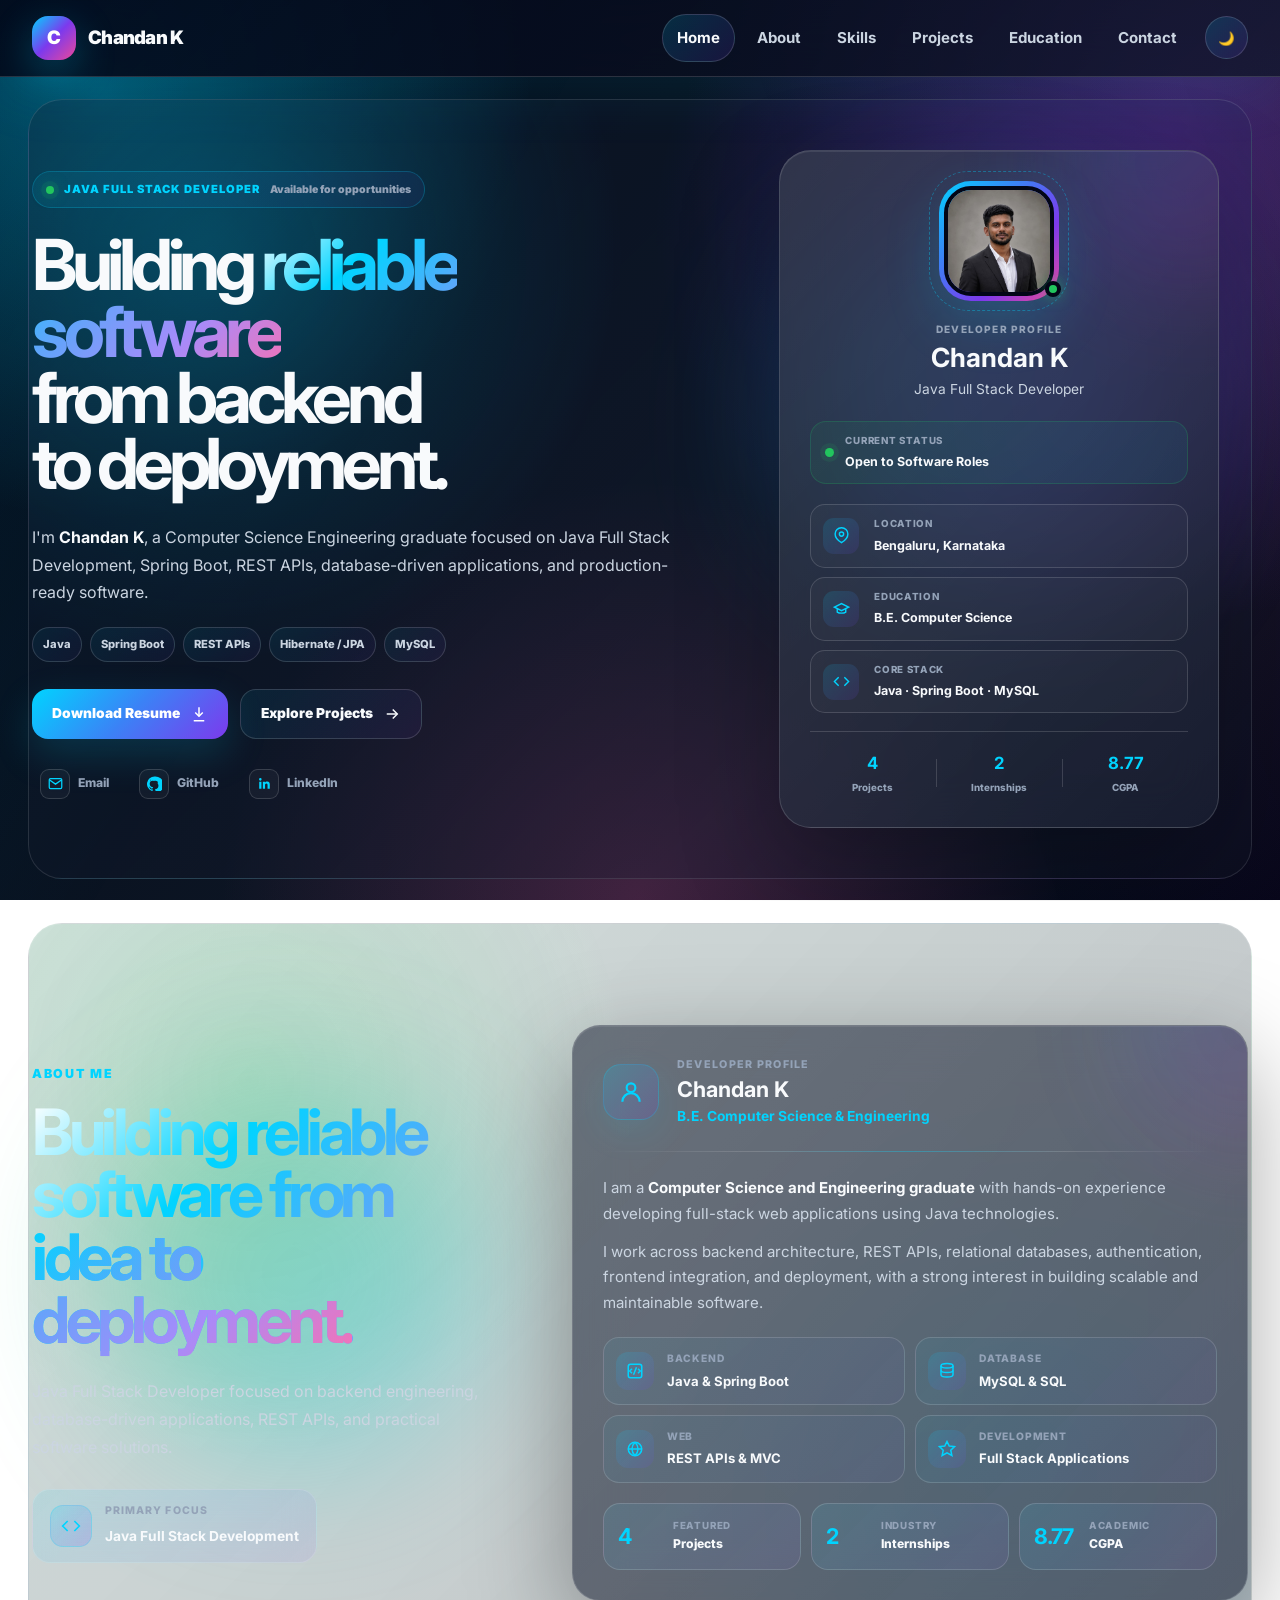
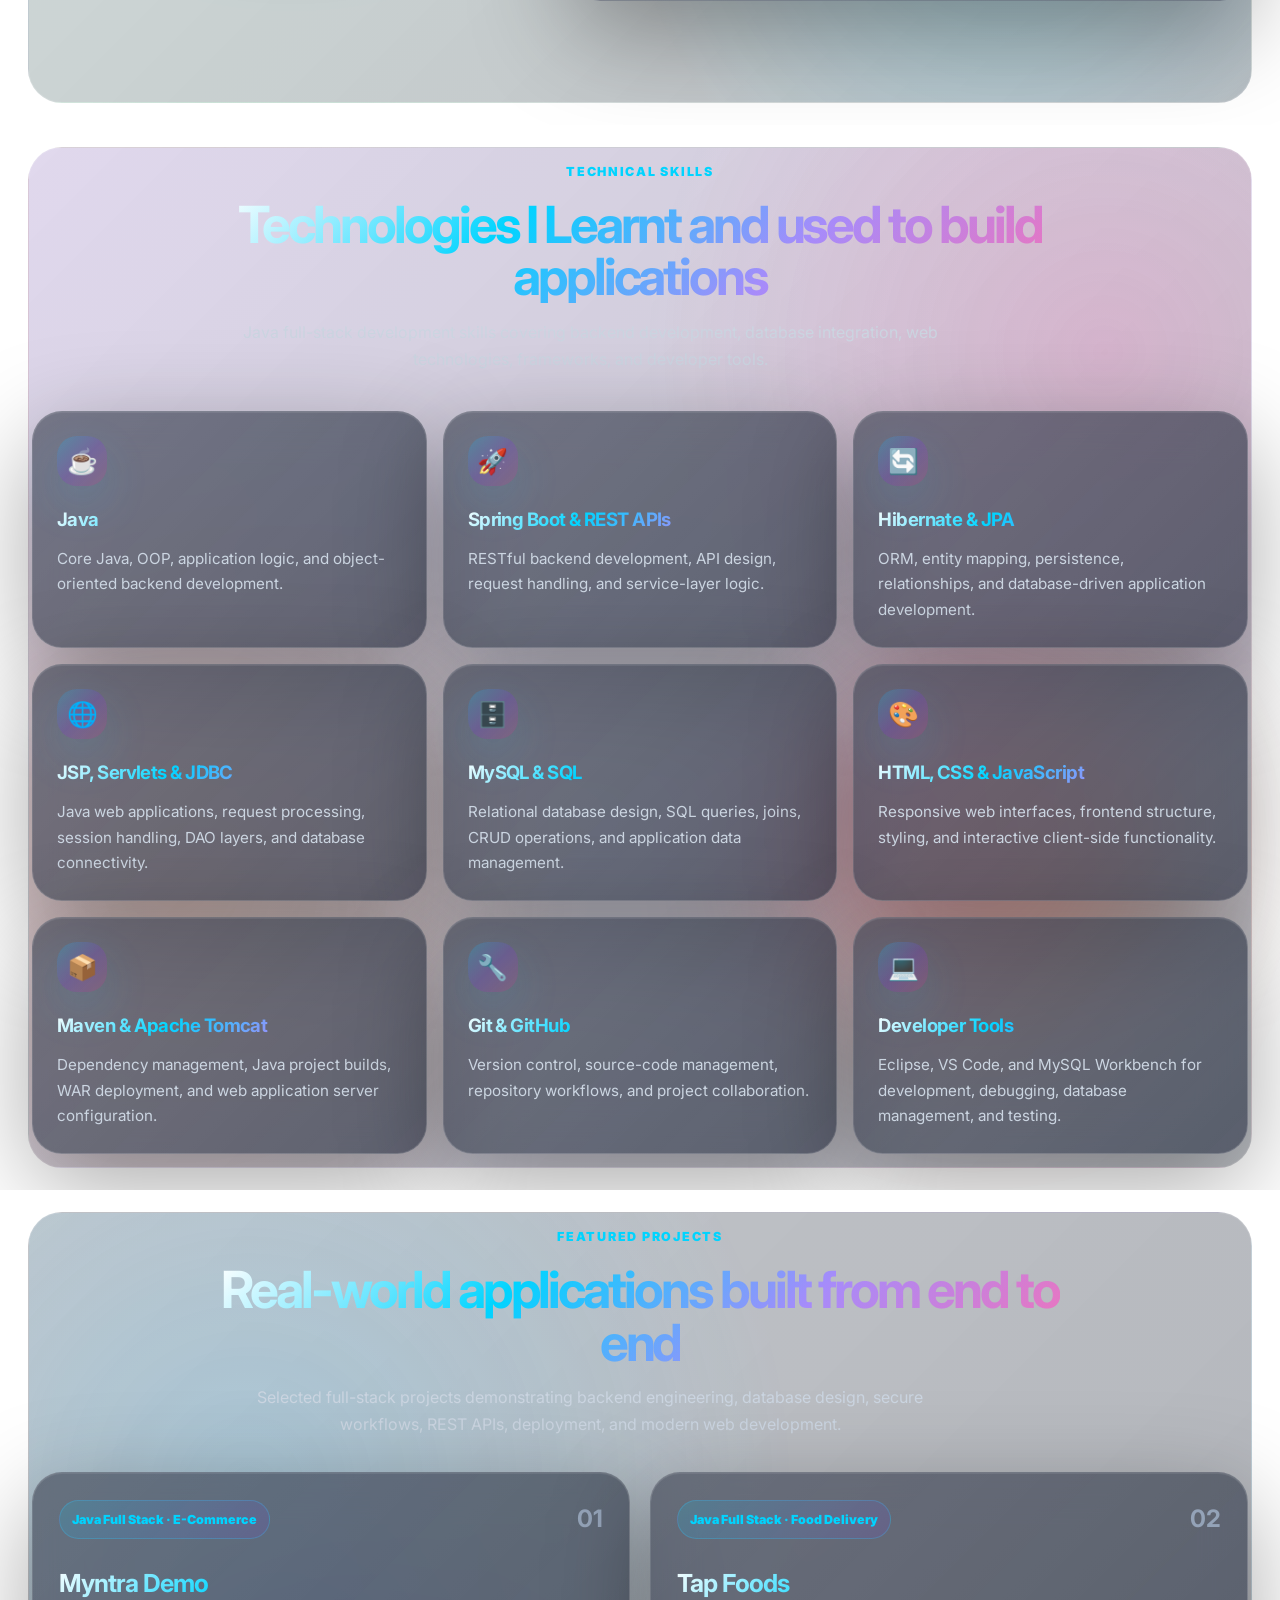
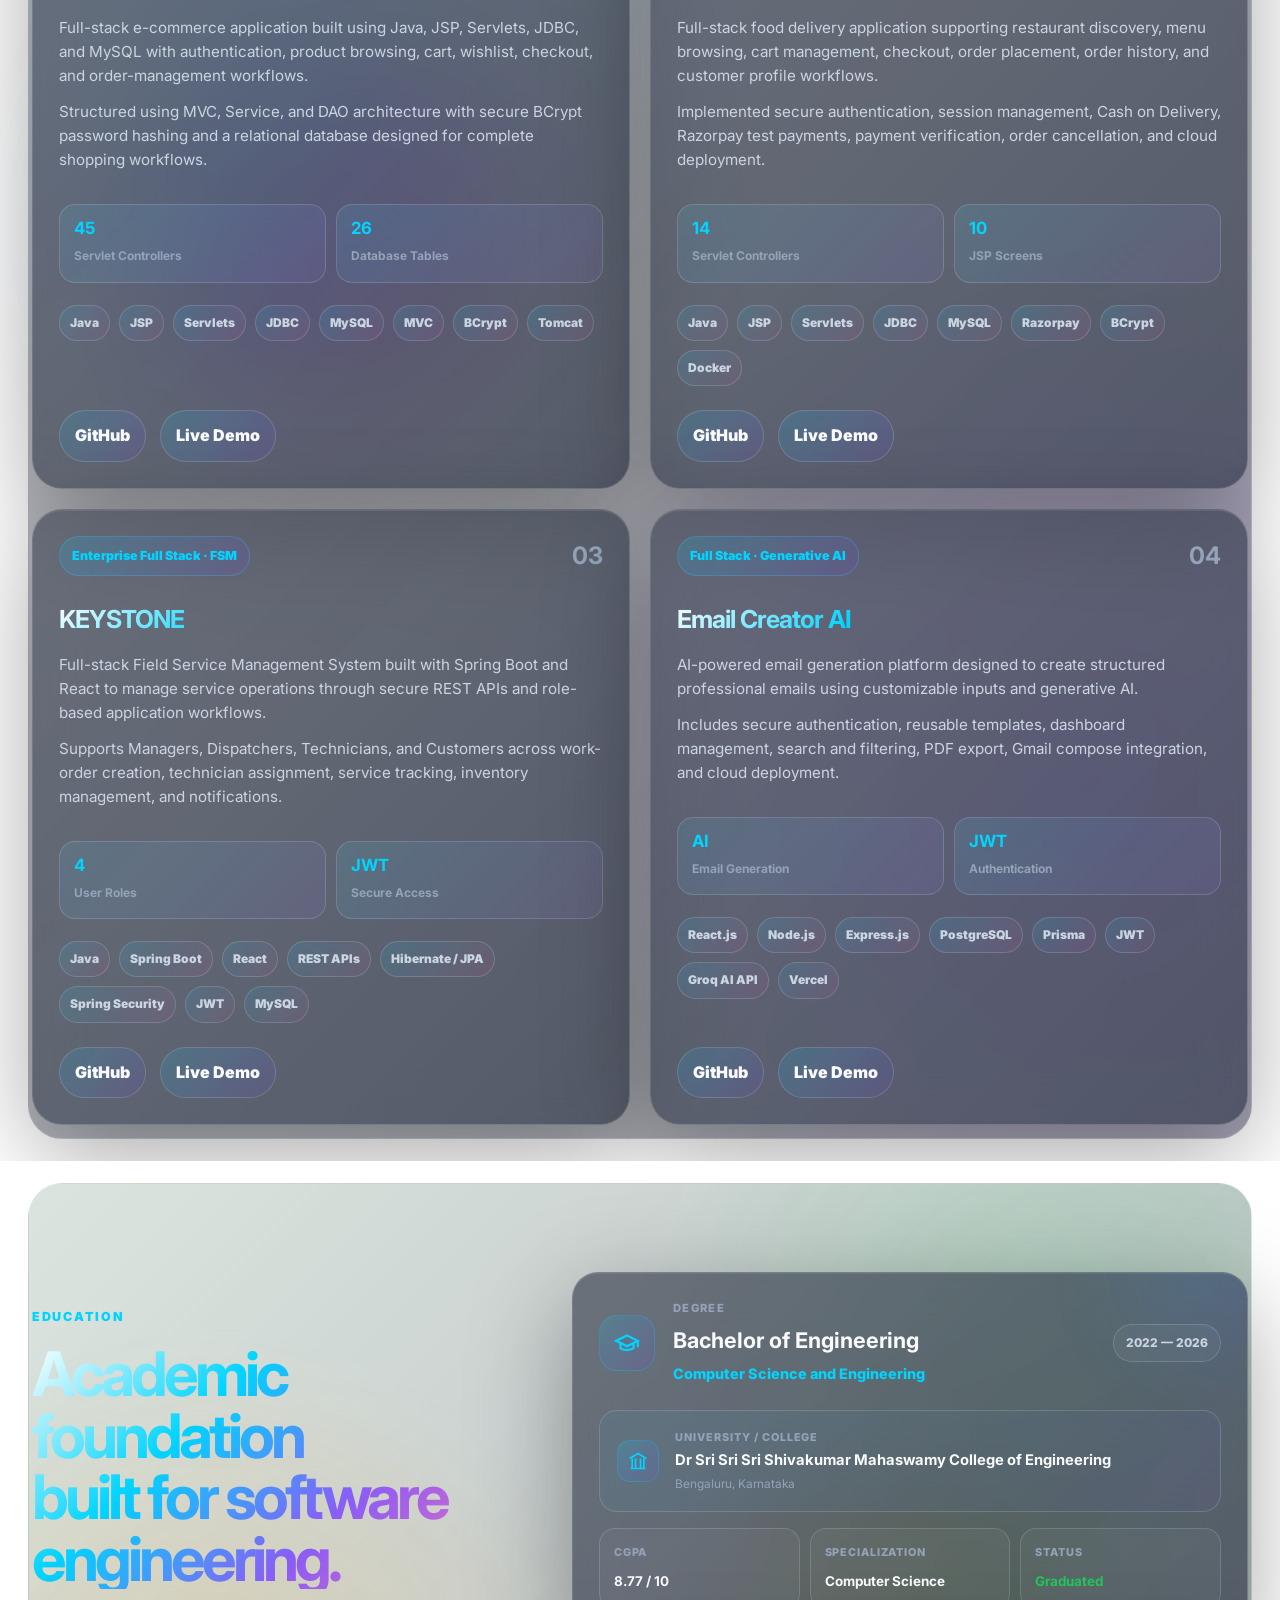
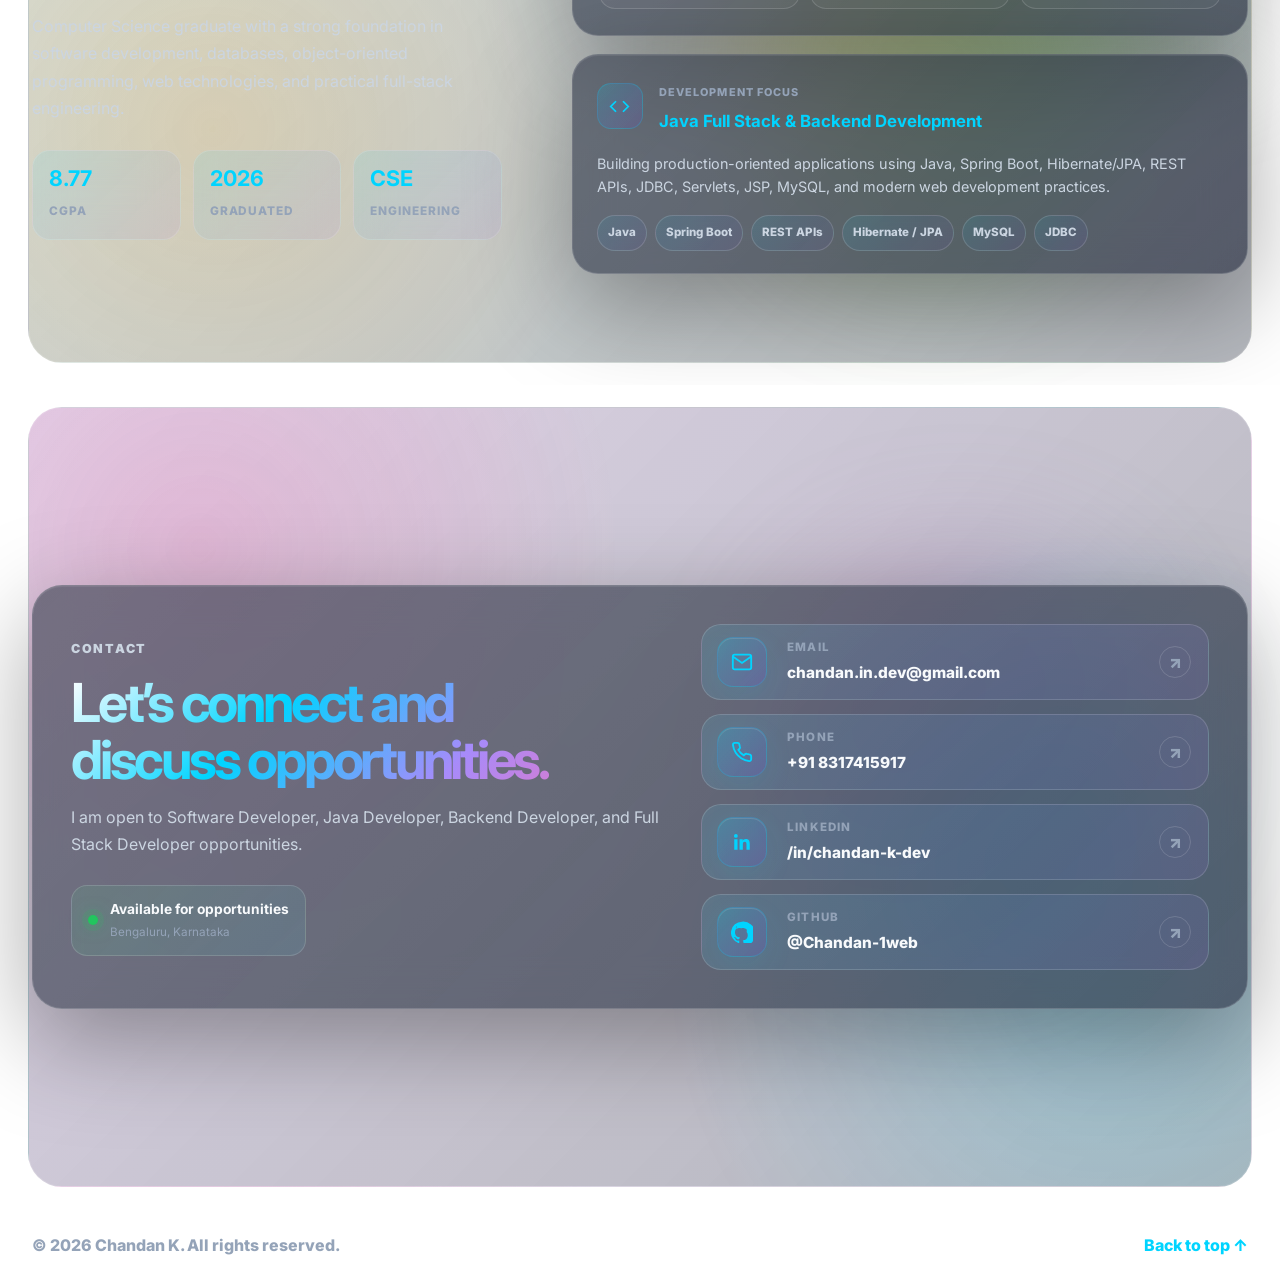
<file: index.html>
<!DOCTYPE html>
<html lang="en" data-theme="dark">
<head>
  <meta charset="UTF-8" />
  <meta name="viewport" content="width=device-width, initial-scale=1.0" />

  <title>Chandan K | Java Full Stack Developer</title>

  <meta
    name="description"
    content="Portfolio of Chandan K, a Java Full Stack Developer skilled in Java, Spring Boot, Hibernate, JPA, REST APIs, JDBC, Servlets, JSP, MySQL, HTML, CSS, JavaScript, Git, and Maven."
  />

  <link rel="preconnect" href="https://fonts.googleapis.com" />
  <link rel="preconnect" href="https://fonts.gstatic.com" crossorigin />
  <link
    href="https://fonts.googleapis.com/css2?family=Inter:wght@400;500;600;700;800;900&display=swap"
    rel="stylesheet"
  />

  <link rel="stylesheet" href="style.css" />
</head>

<body>
  <div class="background-glow"></div>

  <header class="header">
    <nav class="navbar container">
      <a href="#home" class="logo">
        <span class="logo-icon">C</span>
        <span>Chandan K</span>
      </a>

      <button class="menu-btn" id="menuBtn" aria-label="Open Menu">
        <span></span>
        <span></span>
        <span></span>
      </button>

      <div class="nav-links" id="navLinks">
        <a href="#home" class="nav-link active">Home</a>
        <a href="#about" class="nav-link">About</a>
        <a href="#skills" class="nav-link">Skills</a>
        <a href="#projects" class="nav-link">Projects</a>
        <a href="#education" class="nav-link">Education</a>
        <a href="#contact" class="nav-link">Contact</a>

        <button class="theme-toggle" id="themeToggle" aria-label="Toggle Theme">
          <span id="themeIcon">🌙</span>
        </button>
      </div>
    </nav>
  </header>

  <main>
   <!-- ===================================================== -->
<!-- PREMIUM HOME / HERO SECTION -->
<!-- ===================================================== -->

<section class="section hero-section" id="home">

  <div class="container hero-premium-grid">

    <!-- ================================================= -->
    <!-- LEFT SIDE -->
    <!-- ================================================= -->

    <div class="hero-main reveal">

      <div class="hero-eyebrow">
        <span class="hero-status-dot"></span>
        <span>Java Full Stack Developer</span>
        <small>Available for opportunities</small>
      </div>


      <h1 class="hero-premium-title">
        Building
        <span>reliable software</span>
        <br />
        from backend
        <br />
        to deployment.
      </h1>


      <p class="hero-premium-description">
        I'm <strong>Chandan K</strong>, a Computer Science Engineering graduate
        focused on Java Full Stack Development, Spring Boot, REST APIs,
        database-driven applications, and production-ready software.
      </p>


      <!-- SPECIALIZATION -->

      <div class="hero-specialities">

        <span>Java</span>
        <span>Spring Boot</span>
        <span>REST APIs</span>
        <span>Hibernate / JPA</span>
        <span>MySQL</span>

      </div>


      <!-- BUTTONS -->

      <div class="hero-premium-actions">

        <a
          href="./resume.pdf"
          class="hero-action-primary"
          download="Chandan-K-Resume.pdf"
        >

          <span>Download Resume</span>

          <svg
            viewBox="0 0 24 24"
            fill="none"
            stroke="currentColor"
            stroke-width="2"
          >
            <path d="M12 3v12"></path>
            <polyline points="7 10 12 15 17 10"></polyline>
            <path d="M5 21h14"></path>
          </svg>

        </a>


        <a
          href="#projects"
          class="hero-action-secondary"
        >

          <span>Explore Projects</span>

          <svg
            viewBox="0 0 24 24"
            fill="none"
            stroke="currentColor"
            stroke-width="2"
          >
            <path d="M5 12h14"></path>
            <polyline points="13 6 19 12 13 18"></polyline>
          </svg>

        </a>

      </div>


      <!-- SOCIALS -->

      <div class="hero-social-row">


        <!-- EMAIL -->

        <a
          href="mailto:chandan.in.dev@gmail.com"
          class="hero-social-item"
          aria-label="Email"
        >

          <div class="hero-social-icon">

            <svg
              viewBox="0 0 24 24"
              fill="none"
              stroke="currentColor"
              stroke-width="2"
            >
              <path d="M4 4h16c1.1 0 2 .9 2 2v12
              c0 1.1-.9 2-2 2H4
              c-1.1 0-2-.9-2-2V6
              c0-1.1.9-2 2-2z"></path>

              <polyline points="22,6 12,13 2,6"></polyline>
            </svg>

          </div>

          <span>Email</span>

        </a>


        <!-- GITHUB -->

        <a
          href="https://github.com/Chandan-1web"
          target="_blank"
          rel="noopener"
          class="hero-social-item"
          aria-label="GitHub"
        >

          <div class="hero-social-icon">

            <svg
              viewBox="0 0 24 24"
              fill="currentColor"
            >
              <path d="M12 .7a12 12 0 0 0-3.79
              23.39c.6.11.82-.26.82-.58
              v-2.23c-3.34.73-4.04-1.42
              -4.04-1.42-.55-1.39-1.33
              -1.76-1.33-1.76-1.09-.74.08
              -.73.08-.73 1.2.08 1.83
              1.23 1.83 1.23 1.07 1.83
              2.8 1.3 3.49.99.11-.78.42
              -1.3.76-1.6-2.67-.3-5.47
              -1.34-5.47-5.93 0-1.31.47
              -2.38 1.23-3.22-.12-.3-.53
              -1.52.12-3.17 0 0 1-.99-.32
              3.23 1-.32 2.29-1.23
              3.2-1.23.92 0 1.86.12
              2.58.32.72-.2 1.66-.32
              2.58-.32.91 0 2.2.91
              3.19 1.23.65 1.65.24
              2.87.12 3.17.77.84 1.23
              1.91 1.23 3.22 0 4.6-2.8
              5.62-5.48 5.92.43.37.81
              1.1.81 2.22v3.29
              c0 .32.22.7.83.58A12
              12 0 0 0 12 .7z"></path>
            </svg>

          </div>

          <span>GitHub</span>

        </a>


        <!-- LINKEDIN -->

        <a
          href="https://www.linkedin.com/in/chandan-k-dev"
          target="_blank"
          rel="noopener"
          class="hero-social-item"
          aria-label="LinkedIn"
        >

          <div class="hero-social-icon">

            <svg
              viewBox="0 0 24 24"
              fill="currentColor"
            >
              <path d="M20.45 20.45h-3.56v-5.57
              c0-1.33-.03-3.04-1.85-3.04
              -1.85 0-2.14 1.45-2.14 2.94
              v5.67H9.34V9h3.42v1.56h.05
              c.48-.9 1.64-1.85 3.37-1.85
              3.6 0 4.27 2.37 4.27 5.46
              v6.28zM5.32 7.43
              a2.06 2.06 0 1 1 0-4.12
              2.06 2.06 0 0 1 0 4.12z
              M7.1 20.45H3.54V9H7.1v11.45z"></path>
            </svg>

          </div>

          <span>LinkedIn</span>

        </a>

      </div>

    </div>



    <!-- ================================================= -->
    <!-- RIGHT SIDE PROFILE -->
    <!-- ================================================= -->

    <div class="hero-profile-premium reveal">

      <div class="hero-profile-glow"></div>


      <!-- PHOTO -->

      <div class="hero-photo-wrapper">

        <div class="hero-photo-ring"></div>

        <div class="hero-premium-photo">

          <img
            src="assets/profile.jpg"
            alt="Chandan K"
          />

        </div>

        <div class="hero-online-dot"></div>

      </div>



      <!-- NAME -->

      <div class="hero-profile-info">

        <span class="profile-small-label">
          Developer Profile
        </span>

        <h2>
          Chandan K
        </h2>

        <p>
          Java Full Stack Developer
        </p>

      </div>



      <!-- STATUS -->

      <div class="hero-availability">

        <span></span>

        <div>
          <small>Current Status</small>
          <strong>Open to Software Roles</strong>
        </div>

      </div>



      <!-- PROFILE DETAILS -->

      <div class="hero-profile-details">


        <!-- LOCATION -->

        <div class="hero-detail">

          <div class="hero-detail-icon">

            <svg
              viewBox="0 0 24 24"
              fill="none"
              stroke="currentColor"
              stroke-width="2"
            >
              <path d="M21 10c0 7-9 12-9 12S3 17 3 10
              a9 9 0 1 1 18 0z"></path>

              <circle cx="12" cy="10" r="3"></circle>
            </svg>

          </div>

          <div>
            <span>Location</span>
            <strong>Bengaluru, Karnataka</strong>
          </div>

        </div>



        <!-- EDUCATION -->

        <div class="hero-detail">

          <div class="hero-detail-icon">

            <svg
              viewBox="0 0 24 24"
              fill="none"
              stroke="currentColor"
              stroke-width="2"
            >
              <path d="M2 10l10-5 10 5-10 5-10-5z"></path>
              <path d="M6 12v5c3 2 9 2 12 0v-5"></path>
            </svg>

          </div>

          <div>
            <span>Education</span>
            <strong>B.E. Computer Science</strong>
          </div>

        </div>



        <!-- FOCUS -->

        <div class="hero-detail">

          <div class="hero-detail-icon">

            <svg
              viewBox="0 0 24 24"
              fill="none"
              stroke="currentColor"
              stroke-width="2"
            >
              <polyline points="16 18 22 12 16 6"></polyline>
              <polyline points="8 6 2 12 8 18"></polyline>
            </svg>

          </div>

          <div>
            <span>Core Stack</span>
            <strong>Java · Spring Boot · MySQL</strong>
          </div>

        </div>

      </div>



      <!-- PROFILE BOTTOM -->

      <div class="hero-profile-footer">

        <div>

          <strong>4</strong>

          <span>Projects</span>

        </div>


        <div></div>


        <div>

          <strong>2</strong>

          <span>Internships</span>

        </div>


        <div></div>


        <div>

          <strong>8.77</strong>

          <span>CGPA</span>

        </div>

      </div>

    </div>

  </div>

</section>

   <!-- ===================================================== -->
<!-- PREMIUM ABOUT SECTION -->
<!-- ===================================================== -->

<section class="section about-section" id="about">

  <div class="container about-premium-grid">

    <!-- LEFT SIDE -->
    <div class="about-premium-intro reveal">

      <p class="tagline">About Me</p>

      <h2>
        Building reliable
        <br />
        software from
        <span>idea to deployment.</span>
      </h2>

      <p class="about-lead">
        Java Full Stack Developer focused on backend engineering,
        database-driven applications, REST APIs, and practical
        software solutions.
      </p>


      <!-- ROLE BADGE -->

      <div class="about-role-badge">

        <div class="about-role-icon">

          <svg
            viewBox="0 0 24 24"
            fill="none"
            stroke="currentColor"
            stroke-width="2"
          >
            <polyline points="16 18 22 12 16 6"></polyline>
            <polyline points="8 6 2 12 8 18"></polyline>
          </svg>

        </div>

        <div>
          <span>Primary Focus</span>
          <strong>Java Full Stack Development</strong>
        </div>

      </div>

    </div>



    <!-- RIGHT SIDE -->
    <div class="about-profile-panel reveal">


      <!-- INTRODUCTION -->

      <div class="about-profile-header">

        <div class="about-avatar-code">

          <svg
            viewBox="0 0 24 24"
            fill="none"
            stroke="currentColor"
            stroke-width="2"
          >
            <circle cx="12" cy="8" r="4"></circle>
            <path d="M4 21c0-4.4 3.6-8 8-8s8 3.6 8 8"></path>
          </svg>

        </div>


        <div>

          <span class="about-small-label">
            Developer Profile
          </span>

          <h3>
            Chandan K
          </h3>

          <p>
            B.E. Computer Science & Engineering
          </p>

        </div>

      </div>



      <div class="about-divider"></div>



      <!-- DESCRIPTION -->

      <div class="about-description">

        <p>
          I am a <strong>Computer Science and Engineering graduate</strong>
          with hands-on experience developing full-stack web applications
          using Java technologies.
        </p>

        <p>
          I work across backend architecture, REST APIs, relational
          databases, authentication, frontend integration, and deployment,
          with a strong interest in building scalable and maintainable
          software.
        </p>

      </div>



      <!-- DEVELOPMENT AREAS -->

      <div class="about-expertise-grid">


        <div class="about-expertise">

          <div class="expertise-icon">

            <svg
              viewBox="0 0 24 24"
              fill="none"
              stroke="currentColor"
              stroke-width="2"
            >
              <rect x="3" y="3" width="18" height="18" rx="3"></rect>
              <polyline points="8 9 5 12 8 15"></polyline>
              <polyline points="16 9 19 12 16 15"></polyline>
              <line x1="14" y1="7" x2="10" y2="17"></line>
            </svg>

          </div>

          <div>
            <span>Backend</span>
            <strong>Java & Spring Boot</strong>
          </div>

        </div>



        <div class="about-expertise">

          <div class="expertise-icon">

            <svg
              viewBox="0 0 24 24"
              fill="none"
              stroke="currentColor"
              stroke-width="2"
            >
              <ellipse cx="12" cy="5" rx="8" ry="3"></ellipse>
              <path d="M4 5v6c0 1.7 3.6 3 8 3s8-1.3 8-3V5"></path>
              <path d="M4 11v6c0 1.7 3.6 3 8 3s8-1.3 8-3v-6"></path>
            </svg>

          </div>

          <div>
            <span>Database</span>
            <strong>MySQL & SQL</strong>
          </div>

        </div>



        <div class="about-expertise">

          <div class="expertise-icon">

            <svg
              viewBox="0 0 24 24"
              fill="none"
              stroke="currentColor"
              stroke-width="2"
            >
              <circle cx="12" cy="12" r="9"></circle>
              <path d="M3 12h18"></path>
              <path d="M12 3c3 3 4 6 4 9s-1 6-4 9"></path>
              <path d="M12 3c-3 3-4 6-4 9s1 6 4 9"></path>
            </svg>

          </div>

          <div>
            <span>Web</span>
            <strong>REST APIs & MVC</strong>
          </div>

        </div>



        <div class="about-expertise">

          <div class="expertise-icon">

            <svg
              viewBox="0 0 24 24"
              fill="none"
              stroke="currentColor"
              stroke-width="2"
            >
              <path d="M12 2l3 6 7 .8-5 4.8 1.5 7-6.5-3.5-6.5 3.5 1.5-7-5-4.8L9 8z"></path>
            </svg>

          </div>

          <div>
            <span>Development</span>
            <strong>Full Stack Applications</strong>
          </div>

        </div>

      </div>



      <!-- METRICS -->

      <div class="about-metrics">


        <div class="about-metric">

          <strong>4</strong>

          <div>
            <span>Featured</span>
            <p>Projects</p>
          </div>

        </div>



        <div class="about-metric">

          <strong>2</strong>

          <div>
            <span>Industry</span>
            <p>Internships</p>
          </div>

        </div>



        <div class="about-metric">

          <strong>8.77</strong>

          <div>
            <span>Academic</span>
            <p>CGPA</p>
          </div>

        </div>

      </div>


    </div>

  </div>

</section>
    <section class="section skills-section" id="skills">
      <div class="container">
        <div class="section-title center reveal">
          <p class="tagline">Technical Skills</p>
          <h2>Technologies I Learnt and used to build applications</h2>
          <p>
            Java full-stack development skills covering backend development,
            database integration, web technologies, frameworks, and developer tools.
          </p>
        </div>

        <div class="skills-grid">
          <div class="skill-card reveal">
            <span>☕</span>
            <h3>Java</h3>
            <p>Core Java, OOP, application logic, and object-oriented backend development.</p>
          </div>

          <div class="skill-card reveal">
            <span>🚀</span>
            <h3>Spring Boot & REST APIs</h3>
            <p>RESTful backend development, API design, request handling, and service-layer logic.</p>
          </div>

          <div class="skill-card reveal">
            <span>🔄</span>
            <h3>Hibernate & JPA</h3>
            <p>ORM, entity mapping, persistence, relationships, and database-driven application development.</p>
          </div>

          <div class="skill-card reveal">
            <span>🌐</span>
            <h3>JSP, Servlets & JDBC</h3>
            <p>Java web applications, request processing, session handling, DAO layers, and database connectivity.</p>
          </div>

          <div class="skill-card reveal">
            <span>🗄️</span>
            <h3>MySQL & SQL</h3>
            <p>Relational database design, SQL queries, joins, CRUD operations, and application data management.</p>
          </div>

          <div class="skill-card reveal">
            <span>🎨</span>
            <h3>HTML, CSS & JavaScript</h3>
            <p>Responsive web interfaces, frontend structure, styling, and interactive client-side functionality.</p>
          </div>

          <div class="skill-card reveal">
            <span>📦</span>
            <h3>Maven & Apache Tomcat</h3>
            <p>Dependency management, Java project builds, WAR deployment, and web application server configuration.</p>
          </div>

          <div class="skill-card reveal">
            <span>🔧</span>
            <h3>Git & GitHub</h3>
            <p>Version control, source-code management, repository workflows, and project collaboration.</p>
          </div>

          <div class="skill-card reveal">
            <span>💻</span>
            <h3>Developer Tools</h3>
            <p>Eclipse, VS Code, and MySQL Workbench for development, debugging, database management, and testing.</p>
          </div>
        </div>
      </div>
    </section>

    <section class="section projects-section" id="projects">
      <div class="container">
        <div class="section-title center reveal">
          <p class="tagline">Featured Projects</p>
          <h2>Real-world applications built from end to end</h2>
          <p>
            Selected full-stack projects demonstrating backend engineering,
            database design, secure workflows, REST APIs, deployment,
            and modern web development.
          </p>
        </div>

        <div class="projects-grid">
          <article class="project-card reveal">
            <div class="project-head">
              <span>Java Full Stack · E-Commerce</span>
              <strong>01</strong>
            </div>

            <h3>Myntra Demo</h3>

            <p>
              Full-stack e-commerce application built using Java, JSP, Servlets,
              JDBC, and MySQL with authentication, product browsing, cart,
              wishlist, checkout, and order-management workflows.
            </p>

            <p>
              Structured using MVC, Service, and DAO architecture with secure
              BCrypt password hashing and a relational database designed for
              complete shopping workflows.
            </p>

            <div class="project-highlight">
              <div>
                <strong>45</strong>
                <span>Servlet Controllers</span>
              </div>
              <div>
                <strong>26</strong>
                <span>Database Tables</span>
              </div>
            </div>

            <div class="tech-stack">
              <span>Java</span>
              <span>JSP</span>
              <span>Servlets</span>
              <span>JDBC</span>
              <span>MySQL</span>
              <span>MVC</span>
              <span>BCrypt</span>
              <span>Tomcat</span>
            </div>

            <div class="project-links">
              <a href="https://github.com/Chandan-1web/-MyntraDemo" target="_blank" rel="noopener">GitHub</a>
              <a href="https://myntrademo-v2.onrender.com" target="_blank" rel="noopener">Live Demo</a>
            </div>
          </article>

          <article class="project-card reveal">
            <div class="project-head">
              <span>Java Full Stack · Food Delivery</span>
              <strong>02</strong>
            </div>

            <h3>Tap Foods</h3>

            <p>
              Full-stack food delivery application supporting restaurant
              discovery, menu browsing, cart management, checkout, order
              placement, order history, and customer profile workflows.
            </p>

            <p>
              Implemented secure authentication, session management, Cash on
              Delivery, Razorpay test payments, payment verification, order
              cancellation, and cloud deployment.
            </p>

            <div class="project-highlight">
              <div>
                <strong>14</strong>
                <span>Servlet Controllers</span>
              </div>
              <div>
                <strong>10</strong>
                <span>JSP Screens</span>
              </div>
            </div>

            <div class="tech-stack">
              <span>Java</span>
              <span>JSP</span>
              <span>Servlets</span>
              <span>JDBC</span>
              <span>MySQL</span>
              <span>Razorpay</span>
              <span>BCrypt</span>
              <span>Docker</span>
            </div>

            <div class="project-links">
              <a href="https://github.com/Chandan-1web/TapFoods-FullStack-Food-Delivery" target="_blank" rel="noopener">GitHub</a>
              <a href="https://tapfoods-fullstack-food-delivery.onrender.com" target="_blank" rel="noopener">Live Demo</a>
            </div>
          </article>

          <article class="project-card reveal">
            <div class="project-head">
              <span>Enterprise Full Stack · FSM</span>
              <strong>03</strong>
            </div>

            <h3>KEYSTONE</h3>

            <p>
              Full-stack Field Service Management System built with Spring Boot
              and React to manage service operations through secure REST APIs and
              role-based application workflows.
            </p>

            <p>
              Supports Managers, Dispatchers, Technicians, and Customers across
              work-order creation, technician assignment, service tracking,
              inventory management, and notifications.
            </p>

            <div class="project-highlight">
              <div>
                <strong>4</strong>
                <span>User Roles</span>
              </div>
              <div>
                <strong>JWT</strong>
                <span>Secure Access</span>
              </div>
            </div>

            <div class="tech-stack">
              <span>Java</span>
              <span>Spring Boot</span>
              <span>React</span>
              <span>REST APIs</span>
              <span>Hibernate / JPA</span>
              <span>Spring Security</span>
              <span>JWT</span>
              <span>MySQL</span>
            </div>

            <div class="project-links">
              <a href="https://github.com/Chandan-1web/Field-Service-Management-System" target="_blank" rel="noopener">GitHub</a>
              <a href="https://keystone-field-service-frontend.onrender.com/login" target="_blank" rel="noopener">Live Demo</a>
            </div>
          </article>

          <article class="project-card reveal">
            <div class="project-head">
              <span>Full Stack · Generative AI</span>
              <strong>04</strong>
            </div>

            <h3>Email Creator AI</h3>

            <p>
              AI-powered email generation platform designed to create structured
              professional emails using customizable inputs and generative AI.
            </p>

            <p>
              Includes secure authentication, reusable templates, dashboard
              management, search and filtering, PDF export, Gmail compose
              integration, and cloud deployment.
            </p>

            <div class="project-highlight">
              <div>
                <strong>AI</strong>
                <span>Email Generation</span>
              </div>
              <div>
                <strong>JWT</strong>
                <span>Authentication</span>
              </div>
            </div>

            <div class="tech-stack">
              <span>React.js</span>
              <span>Node.js</span>
              <span>Express.js</span>
              <span>PostgreSQL</span>
              <span>Prisma</span>
              <span>JWT</span>
              <span>Groq AI API</span>
              <span>Vercel</span>
            </div>

            <div class="project-links">
              <a href="https://github.com/Chandan-1web/mail-creator-ai" target="_blank" rel="noopener">GitHub</a>
              <a href="https://mail-creator-ai.vercel.app" target="_blank" rel="noopener">Live Demo</a>
            </div>
          </article>
        </div>
      </div>
    </section>

<section class="section education-section" id="education">

  <div class="container education-premium-grid">

    <!-- LEFT SIDE -->

    <div class="education-intro reveal">

      <p class="tagline">Education</p>

      <h2>
        Academic foundation
        <br />
        built for software
        <br />
        engineering.
      </h2>

      <p class="education-intro-text">
        Computer Science graduate with a strong foundation in
        software development, databases, object-oriented programming,
        web technologies, and practical full-stack engineering.
      </p>


      <div class="education-mini-stats">

        <div class="education-mini-stat">

          <strong>8.77</strong>

          <span>CGPA</span>

        </div>


        <div class="education-mini-stat">

          <strong>2026</strong>

          <span>Graduated</span>

        </div>


        <div class="education-mini-stat">

          <strong>CSE</strong>

          <span>Engineering</span>

        </div>

      </div>

    </div>



    <!-- RIGHT SIDE -->

    <div class="education-profile reveal">


      <!-- DEGREE CARD -->

      <div class="education-degree-card">


        <div class="education-card-top">

          <div class="education-icon">

            <svg
              viewBox="0 0 24 24"
              fill="none"
              stroke="currentColor"
              stroke-width="2"
            >
              <path d="M2 10l10-5 10 5-10 5-10-5z" />
              <path d="M6 12v5c3 2 9 2 12 0v-5" />
              <path d="M22 10v6" />
            </svg>

          </div>


          <div class="education-title-group">

            <span class="education-label">
              Degree
            </span>

            <h3>
              Bachelor of Engineering
            </h3>

            <p>
              Computer Science and Engineering
            </p>

          </div>


          <div class="education-year">
            2022 — 2026
          </div>

        </div>



        <div class="education-university">

          <div class="university-icon">

            <svg
              viewBox="0 0 24 24"
              fill="none"
              stroke="currentColor"
              stroke-width="2"
            >
              <path d="M3 21h18" />
              <path d="M5 21V9" />
              <path d="M19 21V9" />
              <path d="M9 21V9" />
              <path d="M15 21V9" />
              <path d="M2 9l10-6 10 6" />
            </svg>

          </div>


          <div>

            <span>University / College</span>

            <strong>
              Dr Sri Sri Sri Shivakumar Mahaswamy
              College of Engineering
            </strong>

            <small>
              Bengaluru, Karnataka
            </small>

          </div>

        </div>



        <div class="education-details-grid">


          <div class="education-detail-box">

            <span>CGPA</span>

            <strong>
              8.77 / 10
            </strong>

          </div>


          <div class="education-detail-box">

            <span>Specialization</span>

            <strong>
              Computer Science
            </strong>

          </div>


          <div class="education-detail-box">

            <span>Status</span>

            <strong class="education-complete">
              Graduated
            </strong>

          </div>

        </div>

      </div>



      <!-- DEVELOPMENT FOCUS -->

      <div class="education-focus-card">

        <div class="education-focus-head">

          <div class="focus-icon">

            <svg
              viewBox="0 0 24 24"
              fill="none"
              stroke="currentColor"
              stroke-width="2"
            >
              <polyline points="16 18 22 12 16 6" />
              <polyline points="8 6 2 12 8 18" />
            </svg>

          </div>


          <div>

            <span>
              Development Focus
            </span>

            <h3>
              Java Full Stack & Backend Development
            </h3>

          </div>

        </div>


        <p>
          Building production-oriented applications using Java,
          Spring Boot, Hibernate/JPA, REST APIs, JDBC, Servlets,
          JSP, MySQL, and modern web development practices.
        </p>


        <div class="education-tech">

          <span>Java</span>

          <span>Spring Boot</span>

          <span>REST APIs</span>

          <span>Hibernate / JPA</span>

          <span>MySQL</span>

          <span>JDBC</span>

        </div>

      </div>


    </div>

  </div>

</section>

<section class="section contact-section" id="contact">
  <div class="container">

    <div class="contact-card reveal">

      <!-- LEFT SIDE -->
      <div class="contact-content">

        <p class="tagline">Contact</p>

        <h2>
          Let’s connect and
          <br />
          discuss opportunities.
        </h2>

        <p class="contact-description">
          I am open to Software Developer, Java Developer,
          Backend Developer, and Full Stack Developer opportunities.
        </p>

        <div class="contact-status">
          <span class="status-dot"></span>

          <div>
            <strong>Available for opportunities</strong>
            <small>Bengaluru, Karnataka</small>
          </div>
        </div>

      </div>


      <!-- RIGHT SIDE -->
      <div class="contact-links premium-contact-links">


        <!-- EMAIL -->
        <a
          href="mailto:chandan.in.dev@gmail.com"
          class="contact-item"
        >

          <div class="contact-icon">

            <svg
              viewBox="0 0 24 24"
              fill="none"
              stroke="currentColor"
              stroke-width="2"
            >
              <path d="M4 4h16c1.1 0 2 .9 2 2v12c0 1.1-.9 2-2 2H4c-1.1 0-2-.9-2-2V6c0-1.1.9-2 2-2z"/>
              <polyline points="22,6 12,13 2,6"/>
            </svg>

          </div>


          <div class="contact-info">

            <span>Email</span>

            <strong>
              chandan.in.dev@gmail.com
            </strong>

          </div>


          <div class="contact-arrow">
            ↗
          </div>

        </a>


        <!-- PHONE -->
        <a
          href="tel:+918317415917"
          class="contact-item"
        >

          <div class="contact-icon">

            <svg
              viewBox="0 0 24 24"
              fill="none"
              stroke="currentColor"
              stroke-width="2"
            >
              <path d="M22 16.92v3a2 2 0 0 1-2.18 2
              19.79 19.79 0 0 1-8.63-3.07
              19.5 19.5 0 0 1-6-6
              19.79 19.79 0 0 1-3.07-8.67
              A2 2 0 0 1 4.11 2h3
              a2 2 0 0 1 2 1.72
              c.12.9.33 1.78.62 2.63
              a2 2 0 0 1-.45 2.11L8 9.73
              a16 16 0 0 0 6 6l1.27-1.27
              a2 2 0 0 1 2.11-.45
              c.85.29 1.73.5 2.63.62
              A2 2 0 0 1 22 16.92z"/>
            </svg>

          </div>


          <div class="contact-info">

            <span>Phone</span>

            <strong>
              +91 8317415917
            </strong>

          </div>


          <div class="contact-arrow">
            ↗
          </div>

        </a>


        <!-- LINKEDIN -->
        <a
          href="https://www.linkedin.com/in/chandan-k-dev"
          target="_blank"
          rel="noopener"
          class="contact-item"
        >

          <div class="contact-icon">

            <svg
              viewBox="0 0 24 24"
              fill="currentColor"
            >
              <path d="M20.45 20.45h-3.56v-5.57
              c0-1.33-.03-3.04-1.85-3.04
              -1.85 0-2.14 1.45-2.14 2.94
              v5.67H9.34V9h3.42v1.56h.05
              c.48-.9 1.64-1.85 3.37-1.85
              3.6 0 4.27 2.37 4.27 5.46
              v6.28zM5.32 7.43
              a2.06 2.06 0 1 1 0-4.12
              2.06 2.06 0 0 1 0 4.12z
              M7.1 20.45H3.54V9H7.1v11.45z"/>
            </svg>

          </div>


          <div class="contact-info">

            <span>LinkedIn</span>

            <strong>
              /in/chandan-k-dev
            </strong>

          </div>


          <div class="contact-arrow">
            ↗
          </div>

        </a>


        <!-- GITHUB -->
        <a
          href="https://github.com/Chandan-1web"
          target="_blank"
          rel="noopener"
          class="contact-item"
        >

          <div class="contact-icon">

            <svg
              viewBox="0 0 24 24"
              fill="currentColor"
            >
              <path d="M12 .7a12 12 0 0 0-3.79
              23.39c.6.11.82-.26.82-.58
              v-2.23c-3.34.73-4.04-1.42
              -4.04-1.42-.55-1.39-1.33
              -1.76-1.33-1.76-1.09-.74.08
              -.73.08-.73 1.2.08 1.83
              1.23 1.83 1.23 1.07 1.83
              2.8 1.3 3.49.99.11-.78.42
              -1.3.76-1.6-2.67-.3-5.47
              -1.34-5.47-5.93 0-1.31.47
              -2.38 1.23-3.22-.12-.3-.53
              -1.52.12-3.17 0 0 1-.99-.32
              3.23 1-.32 2.29-1.23
              3.2-1.23.92 0 1.86.12
              2.58.32.72-.2 1.66-.32
              2.58-.32.91 0 2.2.91
              3.19 1.23.65 1.65.24
              2.87.12 3.17.77.84 1.23
              1.91 1.23 3.22 0 4.6-2.8
              5.62-5.48 5.92.43.37.81
              1.1.81 2.22v3.29
              c0 .32.22.7.83.58A12
              12 0 0 0 12 .7z"/>
            </svg>

          </div>


          <div class="contact-info">

            <span>GitHub</span>

            <strong>
              @Chandan-1web
            </strong>

          </div>


          <div class="contact-arrow">
            ↗
          </div>

        </a>

      </div>

    </div>

  </div>
</section>
  </main>

  <footer class="footer">
    <div class="container footer-content">
      <p>© 2026 Chandan K. All rights reserved.</p>
      <a href="#home">Back to top ↑</a>
    </div>
  </footer>

  <script src="script.js"></script>
</body>
</html>
</file>
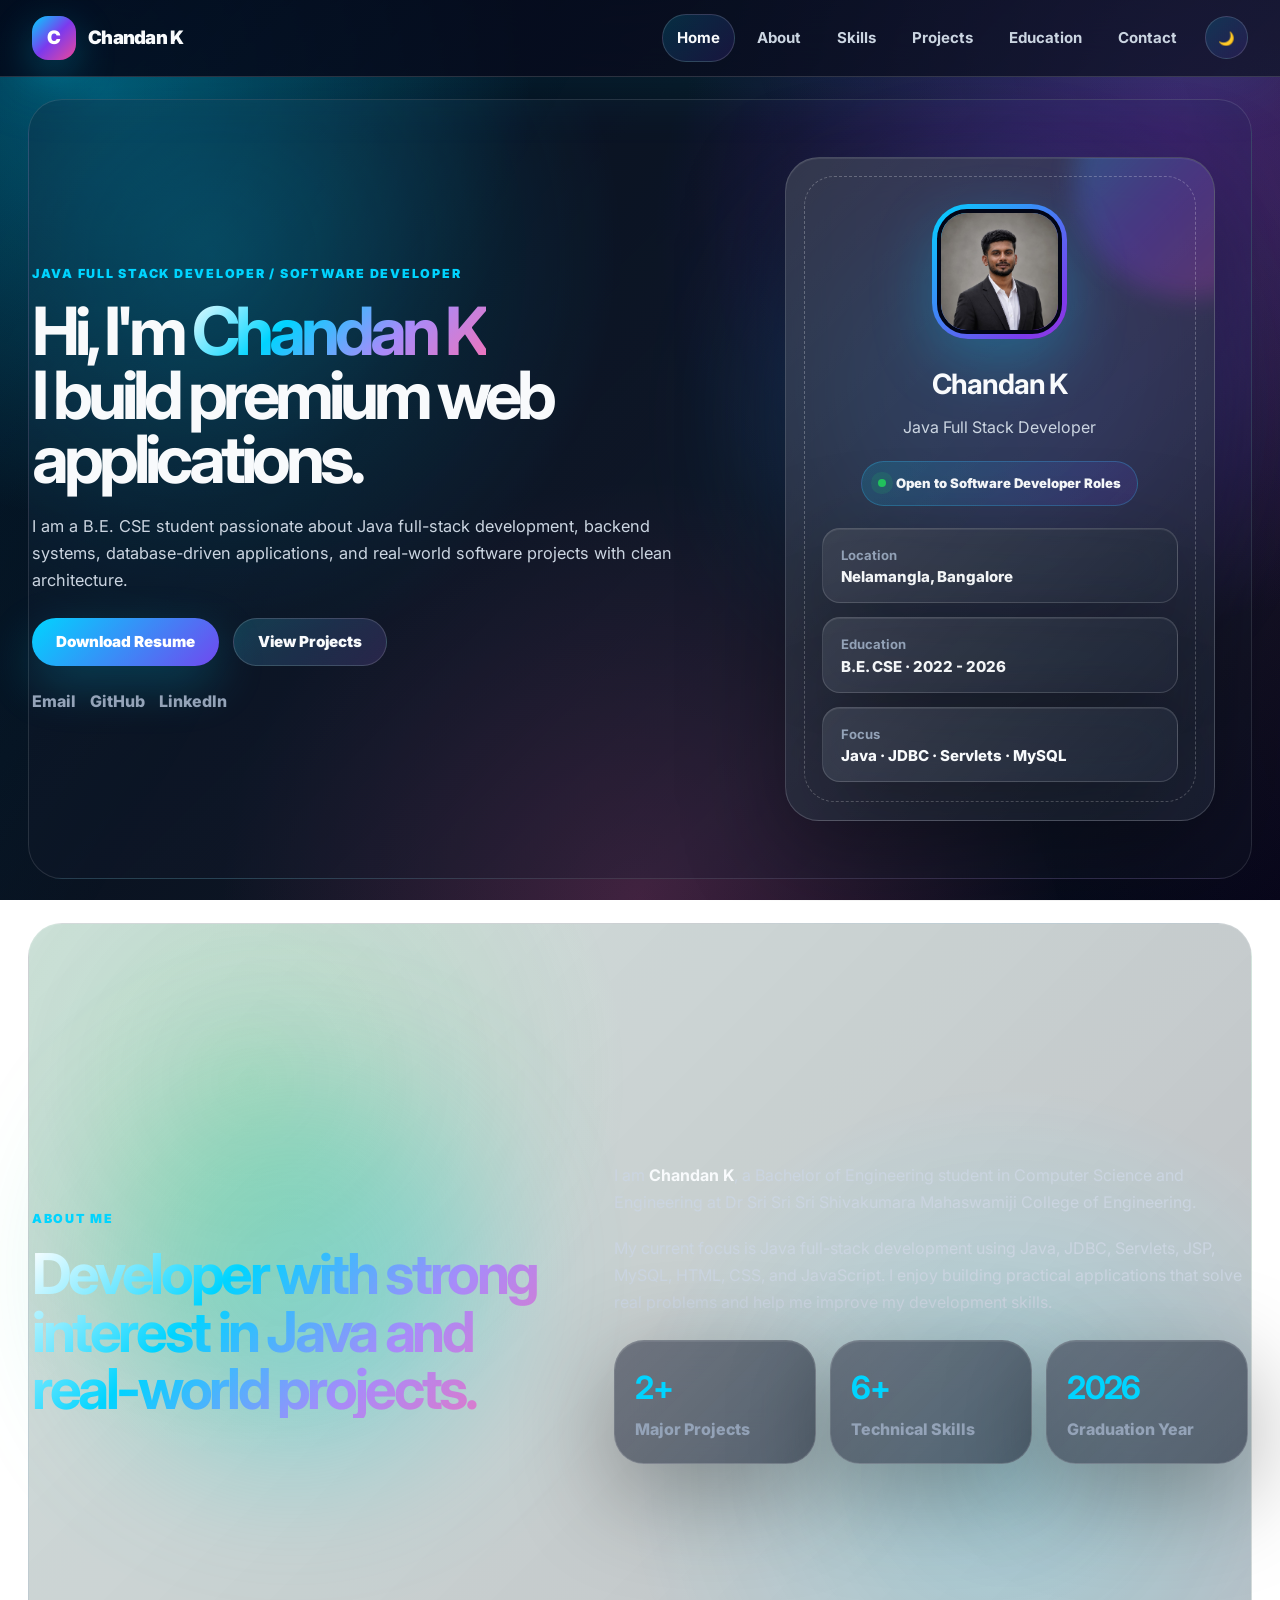
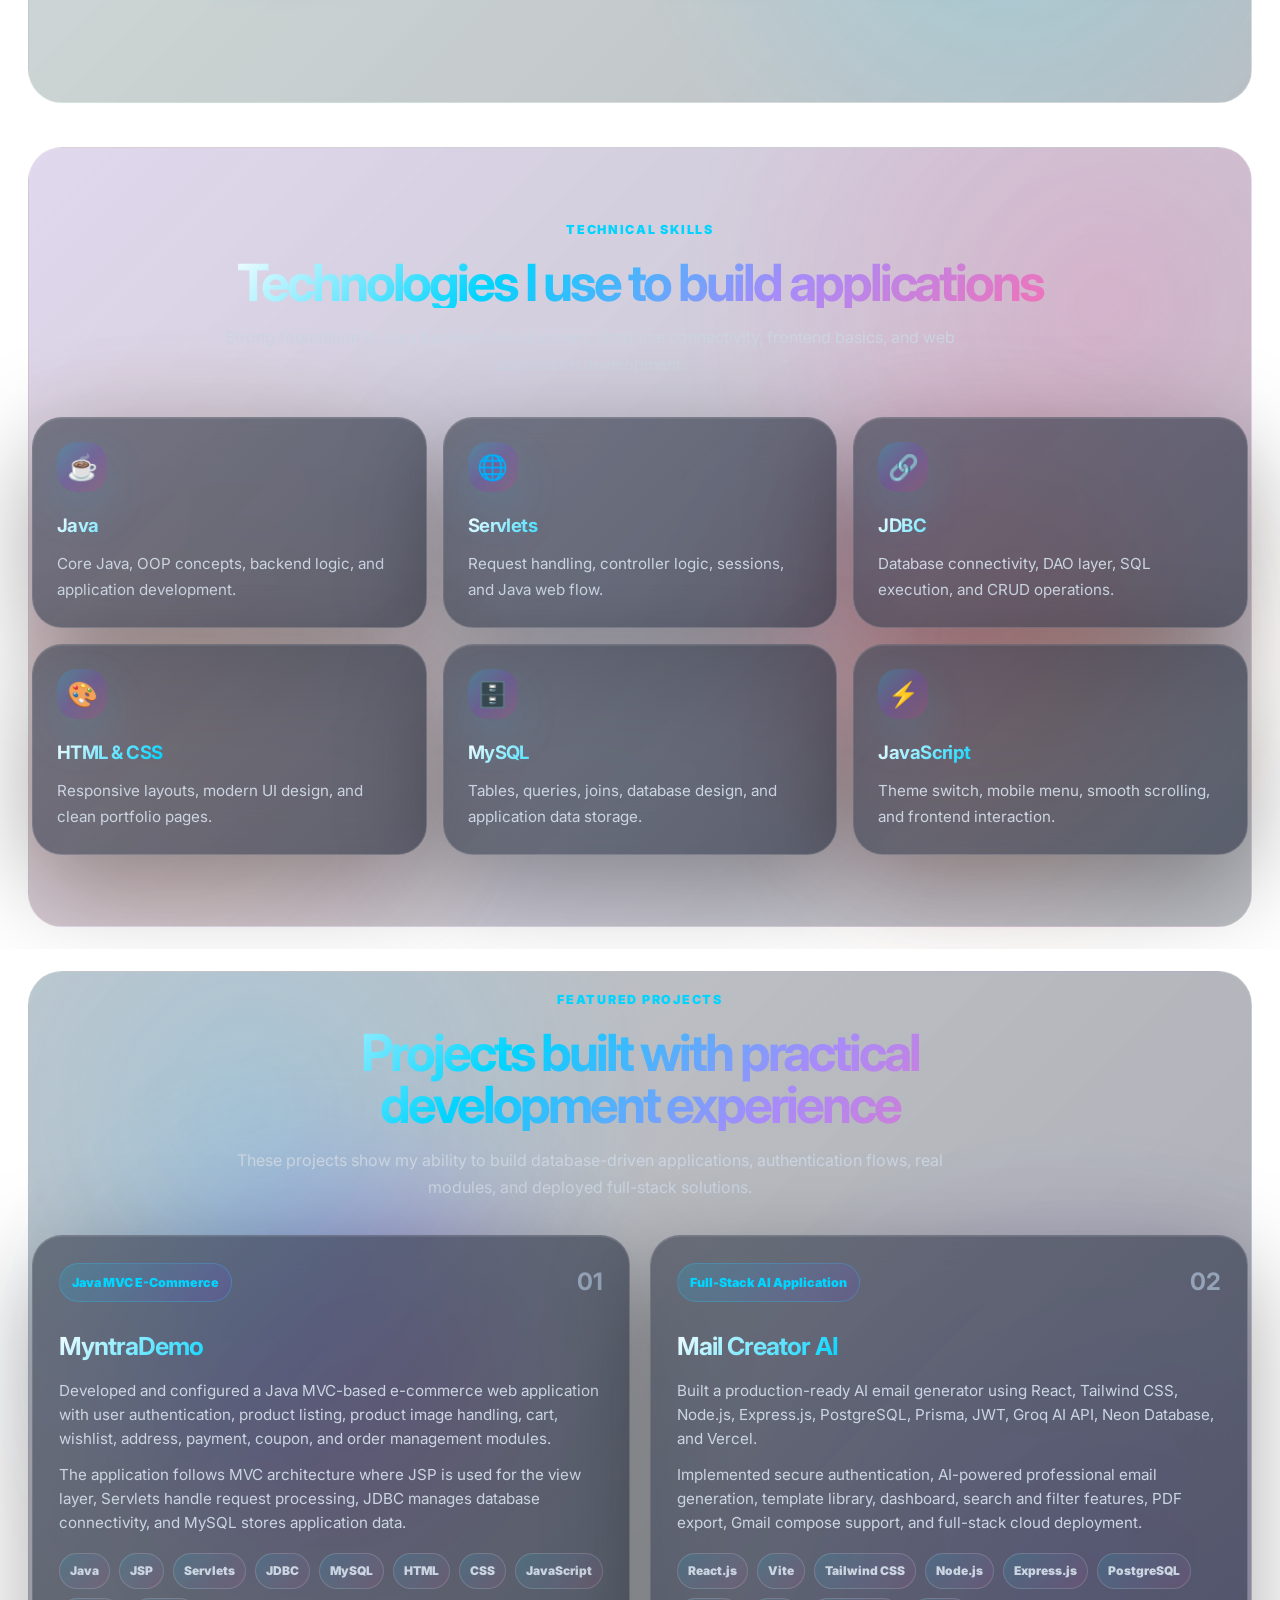
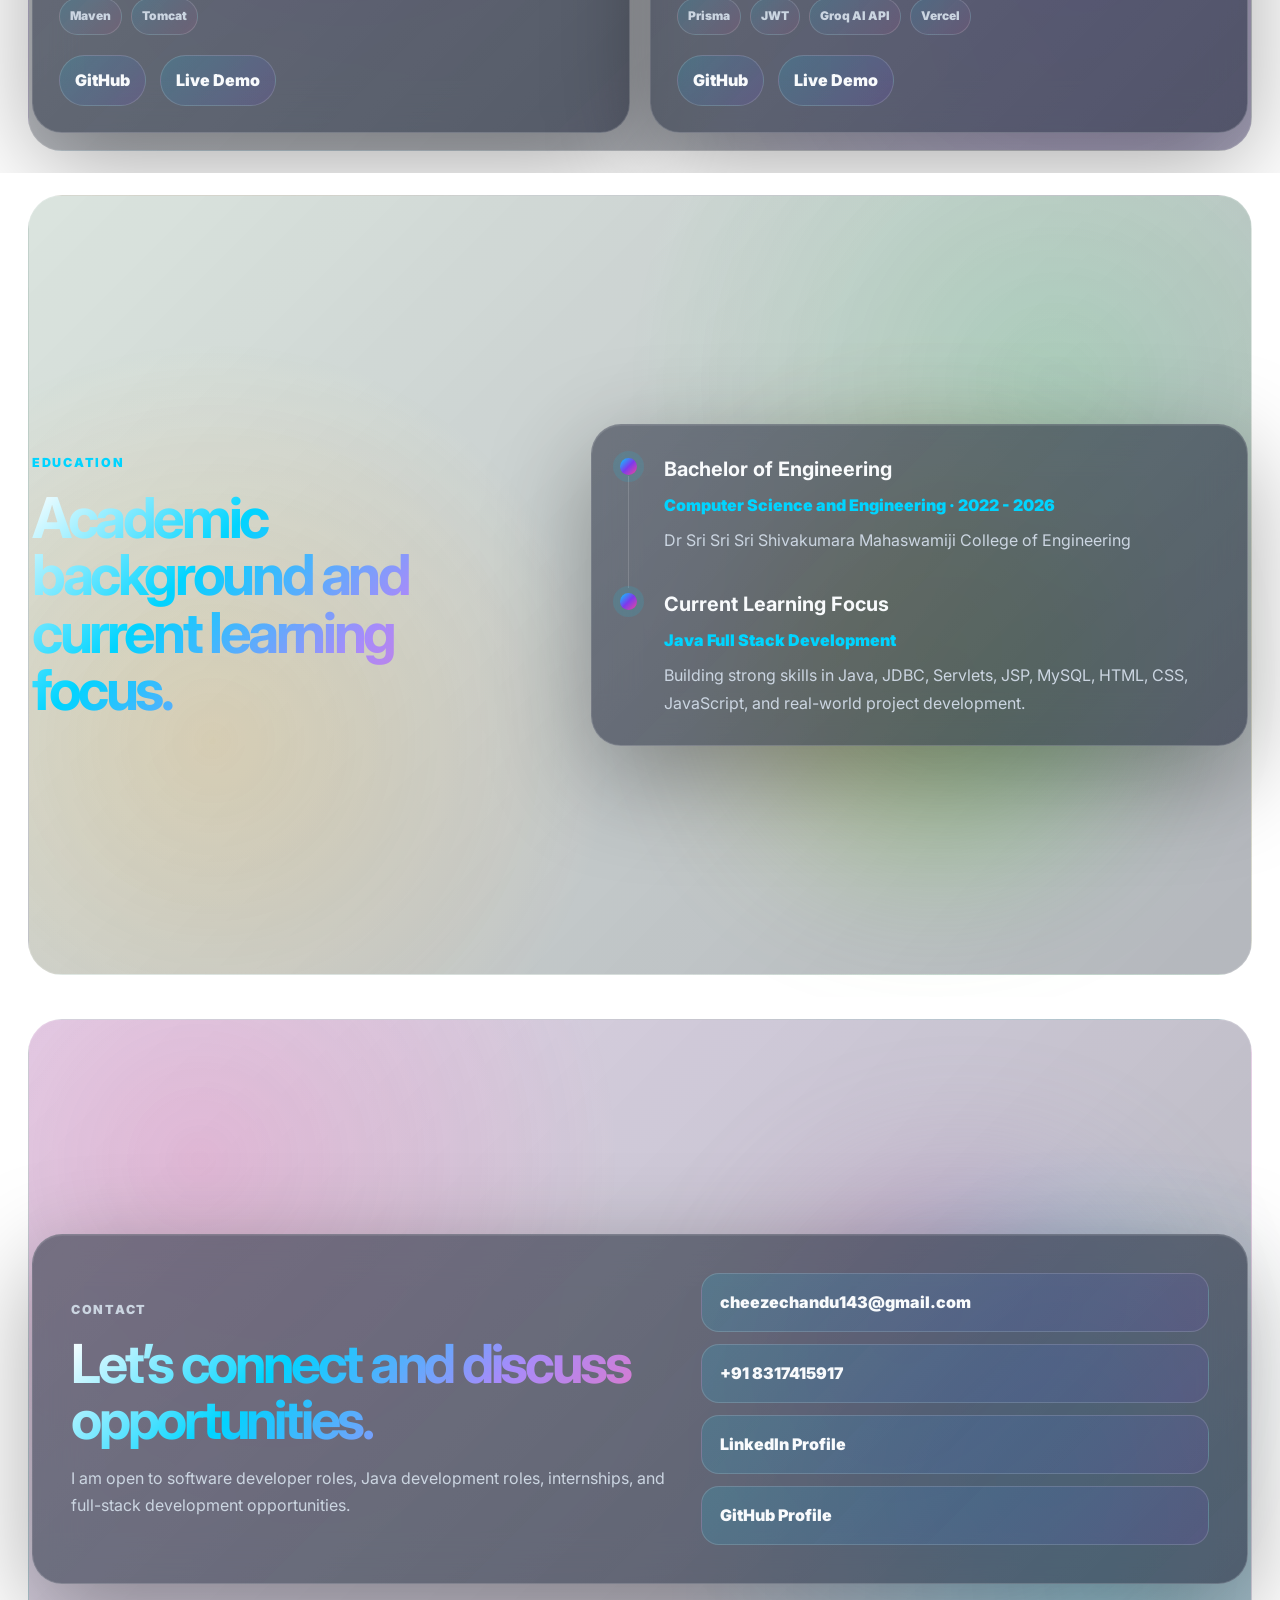
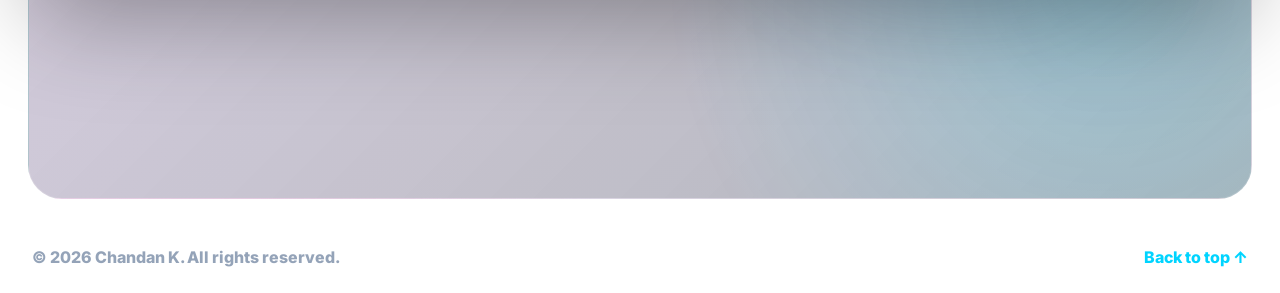
<file: Chandan-Portfolio/index.html>
<!DOCTYPE html>
<html lang="en" data-theme="dark">
<head>
  <meta charset="UTF-8" />
  <meta name="viewport" content="width=device-width, initial-scale=1.0" />

  <title>Chandan K | Java Full Stack Developer</title>

  <meta
    name="description"
    content="Portfolio of Chandan K, Java Full Stack Developer skilled in Java, Servlets, JDBC, JSP, MySQL, HTML, CSS, and JavaScript."
  />

  <link rel="preconnect" href="https://fonts.googleapis.com" />
  <link rel="preconnect" href="https://fonts.gstatic.com" crossorigin />
  <link
    href="https://fonts.googleapis.com/css2?family=Inter:wght@400;500;600;700;800;900&display=swap"
    rel="stylesheet"
  />

  <link rel="stylesheet" href="style.css" />
</head>

<body>
  <div class="background-glow"></div>

  <header class="header">
    <nav class="navbar container">
      <a href="#home" class="logo">
        <span class="logo-icon">C</span>
        <span>Chandan K</span>
      </a>

      <button class="menu-btn" id="menuBtn" aria-label="Open Menu">
        <span></span>
        <span></span>
        <span></span>
      </button>

      <div class="nav-links" id="navLinks">
        <a href="#home" class="nav-link active">Home</a>
        <a href="#about" class="nav-link">About</a>
        <a href="#skills" class="nav-link">Skills</a>
        <a href="#projects" class="nav-link">Projects</a>
        <a href="#education" class="nav-link">Education</a>
        <a href="#contact" class="nav-link">Contact</a>

        <button class="theme-toggle" id="themeToggle" aria-label="Toggle Theme">
          <span id="themeIcon">🌙</span>
        </button>
      </div>
    </nav>
  </header>

  <main>
    <section class="section hero-section" id="home">
      <div class="container hero-grid">
        <div class="hero-content reveal">
          <p class="tagline">Java Full Stack Developer / Software Developer</p>

          <h1>
            Hi, I'm <span>Chandan K</span>
            <br />
            I build premium web applications.
          </h1>

          <p class="hero-text">
            I am a B.E. CSE student passionate about Java full-stack development,
            backend systems, database-driven applications, and real-world software
            projects with clean architecture.
          </p>

          <div class="hero-buttons">
            <a href="./resume.pdf" class="btn primary-btn" download="Chandan-K-Resume.pdf">
              Download Resume
            </a>

            <a href="#projects" class="btn secondary-btn">
              View Projects
            </a>
          </div>

          <div class="social-links">
            <a href="mailto:cheezechandu143@gmail.com">Email</a>
            <a href="https://github.com/Chandan-1web" target="_blank" rel="noopener">GitHub</a>
            <a href="https://www.linkedin.com/in/chandan-k-dev" target="_blank" rel="noopener">LinkedIn</a>
          </div>
        </div>

        <div class="profile-wrapper reveal">
          <div class="profile-card">
            <div class="profile-ring"></div>

            <div class="profile-image">
              <img src="assets/profile.jpg" alt="Chandan K Profile Photo" />
            </div>

            <h2>Chandan K</h2>
            <p>Java Full Stack Developer</p>

            <div class="available-badge">
              <span></span>
              Open to Software Developer Roles
            </div>

            <div class="quick-details">
              <div>
                <h4>Location</h4>
                <p>Nelamangla, Bangalore</p>
              </div>

              <div>
                <h4>Education</h4>
                <p>B.E. CSE · 2022 - 2026</p>
              </div>

              <div>
                <h4>Focus</h4>
                <p>Java · JDBC · Servlets · MySQL</p>
              </div>
            </div>
          </div>
        </div>
      </div>
    </section>

    <section class="section about-section" id="about">
      <div class="container section-grid">
        <div class="section-title reveal">
          <p class="tagline">About Me</p>
          <h2>Developer with strong interest in Java and real-world projects.</h2>
        </div>

        <div class="about-content reveal">
          <p>
            I am <strong>Chandan K</strong>, a Bachelor of Engineering student in
            Computer Science and Engineering at Dr Sri Sri Sri Shivakumara
            Mahaswamiji College of Engineering.
          </p>

          <p>
            My current focus is Java full-stack development using Java, JDBC,
            Servlets, JSP, MySQL, HTML, CSS, and JavaScript. I enjoy building
            practical applications that solve real problems and help me improve
            my development skills.
          </p>

          <div class="stats-grid">
            <div>
              <h3>2+</h3>
              <p>Major Projects</p>
            </div>

            <div>
              <h3>6+</h3>
              <p>Technical Skills</p>
            </div>

            <div>
              <h3>2026</h3>
              <p>Graduation Year</p>
            </div>
          </div>
        </div>
      </div>
    </section>

    <section class="section skills-section" id="skills">
      <div class="container">
        <div class="section-title center reveal">
          <p class="tagline">Technical Skills</p>
          <h2>Technologies I use to build applications</h2>
          <p>
            Strong foundation in Java backend development, database connectivity,
            frontend basics, and web application development.
          </p>
        </div>

        <div class="skills-grid">
          <div class="skill-card reveal">
            <span>☕</span>
            <h3>Java</h3>
            <p>Core Java, OOP concepts, backend logic, and application development.</p>
          </div>

          <div class="skill-card reveal">
            <span>🌐</span>
            <h3>Servlets</h3>
            <p>Request handling, controller logic, sessions, and Java web flow.</p>
          </div>

          <div class="skill-card reveal">
            <span>🔗</span>
            <h3>JDBC</h3>
            <p>Database connectivity, DAO layer, SQL execution, and CRUD operations.</p>
          </div>

          <div class="skill-card reveal">
            <span>🎨</span>
            <h3>HTML & CSS</h3>
            <p>Responsive layouts, modern UI design, and clean portfolio pages.</p>
          </div>

          <div class="skill-card reveal">
            <span>🗄️</span>
            <h3>MySQL</h3>
            <p>Tables, queries, joins, database design, and application data storage.</p>
          </div>

          <div class="skill-card reveal">
            <span>⚡</span>
            <h3>JavaScript</h3>
            <p>Theme switch, mobile menu, smooth scrolling, and frontend interaction.</p>
          </div>
        </div>
      </div>
    </section>

    <section class="section projects-section" id="projects">
      <div class="container">
        <div class="section-title center reveal">
          <p class="tagline">Featured Projects</p>
          <h2>Projects built with practical development experience</h2>
          <p>
            These projects show my ability to build database-driven applications,
            authentication flows, real modules, and deployed full-stack solutions.
          </p>
        </div>

        <div class="projects-grid">
          <article class="project-card reveal">
            <div class="project-head">
              <span>Java MVC E-Commerce</span>
              <strong>01</strong>
            </div>

            <h3>MyntraDemo</h3>

            <p>
              Developed and configured a Java MVC-based e-commerce web application
              with user authentication, product listing, product image handling,
              cart, wishlist, address, payment, coupon, and order management modules.
            </p>

            <p>
              The application follows MVC architecture where JSP is used for the view
              layer, Servlets handle request processing, JDBC manages database
              connectivity, and MySQL stores application data.
            </p>

            <div class="tech-stack">
              <span>Java</span>
              <span>JSP</span>
              <span>Servlets</span>
              <span>JDBC</span>
              <span>MySQL</span>
              <span>HTML</span>
              <span>CSS</span>
              <span>JavaScript</span>
              <span>Maven</span>
              <span>Tomcat</span>
            </div>

            <div class="project-links">
              <a href="https://github.com/Chandan-1web/-MyntraDemo.git" target="_blank" rel="noopener">
                GitHub
              </a>

              <a href="https://myntrademo-ctwh.onrender.com" target="_blank" rel="noopener">
                Live Demo
              </a>
            </div>
          </article>

          <article class="project-card reveal">
            <div class="project-head">
              <span>Full-Stack AI Application</span>
              <strong>02</strong>
            </div>

            <h3>Mail Creator AI</h3>

            <p>
              Built a production-ready AI email generator using React, Tailwind CSS,
              Node.js, Express.js, PostgreSQL, Prisma, JWT, Groq AI API, Neon Database,
              and Vercel.
            </p>

            <p>
              Implemented secure authentication, AI-powered professional email generation,
              template library, dashboard, search and filter features, PDF export,
              Gmail compose support, and full-stack cloud deployment.
            </p>

            <div class="tech-stack">
              <span>React.js</span>
              <span>Vite</span>
              <span>Tailwind CSS</span>
              <span>Node.js</span>
              <span>Express.js</span>
              <span>PostgreSQL</span>
              <span>Prisma</span>
              <span>JWT</span>
              <span>Groq AI API</span>
              <span>Vercel</span>
            </div>

            <div class="project-links">
              <a href="https://github.com/Chandan-1web/mail-creator-ai.git" target="_blank" rel="noopener">
                GitHub
              </a>

              <a href="https://mail-creator-ai.vercel.app" target="_blank" rel="noopener">
                Live Demo
              </a>
            </div>
          </article>
        </div>
      </div>
    </section>

    <section class="section education-section" id="education">
      <div class="container section-grid">
        <div class="section-title reveal">
          <p class="tagline">Education</p>
          <h2>Academic background and current learning focus.</h2>
        </div>

        <div class="timeline reveal">
          <div class="timeline-item">
            <div class="timeline-dot"></div>
            <div>
              <h3>Bachelor of Engineering</h3>
              <p class="meta">Computer Science and Engineering · 2022 - 2026</p>
              <p>Dr Sri Sri Sri Shivakumara Mahaswamiji College of Engineering</p>
            </div>
          </div>

          <div class="timeline-item">
            <div class="timeline-dot"></div>
            <div>
              <h3>Current Learning Focus</h3>
              <p class="meta">Java Full Stack Development</p>
              <p>
                Building strong skills in Java, JDBC, Servlets, JSP, MySQL,
                HTML, CSS, JavaScript, and real-world project development.
              </p>
            </div>
          </div>
        </div>
      </div>
    </section>

    <section class="section contact-section" id="contact">
      <div class="container">
        <div class="contact-card reveal">
          <div>
            <p class="tagline">Contact</p>
            <h2>Let’s connect and discuss opportunities.</h2>
            <p>
              I am open to software developer roles, Java development roles,
              internships, and full-stack development opportunities.
            </p>
          </div>

          <div class="contact-links">
            <a href="mailto:cheezechandu143@gmail.com">cheezechandu143@gmail.com</a>
            <a href="tel:+918317415917">+91 8317415917</a>
            <a href="https://www.linkedin.com/in/chandan-k-dev" target="_blank" rel="noopener">
              LinkedIn Profile
            </a>
            <a href="https://github.com/Chandan-1web" target="_blank" rel="noopener">
              GitHub Profile
            </a>
          </div>
        </div>
      </div>
    </section>
  </main>

  <footer class="footer">
    <div class="container footer-content">
      <p>© 2026 Chandan K. All rights reserved.</p>
      <a href="#home">Back to top ↑</a>
    </div>
  </footer>

  <script src="script.js"></script>
</body>
</html>
</file>
<file: style.css>
:root {
  --bg: #020617;
  --text: #f8fafc;
  --text-soft: #cbd5e1;
  --muted: #94a3b8;
  --card: rgba(15, 23, 42, 0.62);
  --border: rgba(255, 255, 255, 0.15);
  --primary: #00d4ff;
  --secondary: #7c3aed;
  --pink: #ec4899;
  --green: #22c55e;
  --orange: #f97316;
  --shadow: 0 30px 100px rgba(0, 0, 0, 0.35);
}

html[data-theme="light"] {
  --bg: #f8fafc;
  --text: #0f172a;
  --text-soft: #334155;
  --muted: #64748b;
  --card: rgba(255, 255, 255, 0.82);
  --border: rgba(15, 23, 42, 0.1);
  --shadow: 0 30px 100px rgba(15, 23, 42, 0.12);
}

* {
  margin: 0;
  padding: 0;
  box-sizing: border-box;
}

html {
  scroll-behavior: smooth;
}

body {
  font-family: "Inter", sans-serif;
  background:
    radial-gradient(circle at 8% 10%, rgba(0, 212, 255, 0.34), transparent 30%),
    radial-gradient(
      circle at 92% 14%,
      rgba(124, 58, 237, 0.34),
      transparent 35%
    ),
    radial-gradient(
      circle at 50% 100%,
      rgba(236, 72, 153, 0.22),
      transparent 38%
    ),
    linear-gradient(135deg, #020617 0%, #07111f 35%, #111827 70%, #020617 100%);
  background-attachment: fixed;
  color: var(--text);
  line-height: 1.7;
  overflow-x: hidden;
}

html[data-theme="light"] body {
  background:
    radial-gradient(
      circle at 8% 10%,
      rgba(14, 165, 233, 0.24),
      transparent 30%
    ),
    radial-gradient(
      circle at 92% 14%,
      rgba(124, 58, 237, 0.18),
      transparent 35%
    ),
    radial-gradient(
      circle at 50% 100%,
      rgba(236, 72, 153, 0.14),
      transparent 38%
    ),
    linear-gradient(135deg, #ffffff 0%, #eef2ff 36%, #fdf2f8 70%, #f8fafc 100%);
  background-attachment: fixed;
}

a {
  text-decoration: none;
  color: inherit;
}

button {
  font-family: inherit;
}

.container {
  width: min(1140px, calc(100% - 40px));
  margin: 0 auto;
}

.background-glow {
  position: fixed;
  inset: 0;
  z-index: -1;
  pointer-events: none;
  background:
    linear-gradient(120deg, rgba(0, 212, 255, 0.08), transparent 35%),
    linear-gradient(250deg, rgba(236, 72, 153, 0.08), transparent 35%);
}

/* Header */

.header {
  position: sticky;
  top: 0;
  z-index: 100;
  border-bottom: 1px solid var(--border);
  background: linear-gradient(
    135deg,
    rgba(2, 6, 23, 0.88),
    rgba(15, 23, 42, 0.76)
  );
  backdrop-filter: blur(24px);
  box-shadow: 0 18px 60px rgba(0, 212, 255, 0.08);
}

html[data-theme="light"] .header {
  background: linear-gradient(
    135deg,
    rgba(255, 255, 255, 0.86),
    rgba(238, 242, 255, 0.78)
  );
}

.navbar {
  min-height: 76px;
  display: flex;
  align-items: center;
  justify-content: space-between;
}

.logo {
  display: inline-flex;
  align-items: center;
  gap: 12px;
  font-weight: 900;
  letter-spacing: -0.04em;
  font-size: 1.16rem;
}

.logo-icon {
  width: 44px;
  height: 44px;
  border-radius: 16px;
  display: grid;
  place-items: center;
  color: white;
  background: linear-gradient(
    135deg,
    var(--primary),
    var(--secondary),
    var(--pink)
  );
  box-shadow: 0 14px 40px rgba(0, 212, 255, 0.28);
}

.nav-links {
  display: flex;
  align-items: center;
  gap: 8px;
}

.nav-link {
  color: var(--text-soft);
  font-size: 0.94rem;
  font-weight: 700;
  padding: 10px 14px;
  border-radius: 999px;
  transition: 0.25s ease;
}

.nav-link:hover,
.nav-link.active {
  color: var(--text);
  background: linear-gradient(
    135deg,
    rgba(0, 212, 255, 0.16),
    rgba(124, 58, 237, 0.14)
  );
  border: 1px solid var(--border);
}

.theme-toggle {
  width: 43px;
  height: 43px;
  margin-left: 6px;
  border-radius: 50%;
  border: 1px solid var(--border);
  background: linear-gradient(
    135deg,
    rgba(0, 212, 255, 0.16),
    rgba(124, 58, 237, 0.14)
  );
  color: var(--text);
  cursor: pointer;
  transition: 0.25s ease;
}

.theme-toggle:hover {
  transform: translateY(-3px);
}

.menu-btn {
  display: none;
  width: 43px;
  height: 43px;
  border: 1px solid var(--border);
  border-radius: 14px;
  background: var(--card);
  cursor: pointer;
}

.menu-btn span {
  display: block;
  width: 19px;
  height: 2px;
  margin: 5px auto;
  background: var(--text);
  border-radius: 20px;
}

/* Sections */

.section {
  position: relative;
  padding: 112px 0;
  overflow: hidden;
  isolation: isolate;
}

.section > .container {
  position: relative;
  z-index: 3;
}

.section::before {
  content: "";
  position: absolute;
  inset: 28px max(16px, calc((100% - 1200px) / 2));
  border-radius: 44px;
  z-index: 0;
  opacity: 0.78;
  border: 1px solid var(--border);
  pointer-events: none;
}

.section::after {
  content: "";
  position: absolute;
  width: 380px;
  height: 380px;
  border-radius: 999px;
  filter: blur(76px);
  opacity: 0.34;
  z-index: 1;
  pointer-events: none;
  animation: floatGlow 8s ease-in-out infinite alternate;
}

@keyframes floatGlow {
  from {
    transform: translateY(-20px) translateX(-14px) scale(1);
  }

  to {
    transform: translateY(22px) translateX(18px) scale(1.08);
  }
}

.hero-section::before {
  background:
    radial-gradient(
      circle at 15% 20%,
      rgba(0, 212, 255, 0.24),
      transparent 34%
    ),
    radial-gradient(
      circle at 85% 18%,
      rgba(124, 58, 237, 0.25),
      transparent 34%
    ),
    linear-gradient(135deg, rgba(15, 23, 42, 0.66), rgba(30, 41, 59, 0.24));
}

.hero-section::after {
  top: 18%;
  right: 8%;
  background: linear-gradient(135deg, var(--primary), var(--secondary));
}

.about-section::before {
  background:
    radial-gradient(
      circle at 18% 20%,
      rgba(34, 197, 94, 0.21),
      transparent 32%
    ),
    radial-gradient(
      circle at 80% 70%,
      rgba(0, 212, 255, 0.22),
      transparent 34%
    ),
    linear-gradient(135deg, rgba(6, 78, 59, 0.22), rgba(15, 23, 42, 0.36));
}

.about-section::after {
  top: 22%;
  left: 8%;
  background: linear-gradient(135deg, var(--green), var(--primary));
}

.skills-section::before {
  background:
    radial-gradient(
      circle at 12% 72%,
      rgba(249, 115, 22, 0.21),
      transparent 32%
    ),
    radial-gradient(
      circle at 88% 20%,
      rgba(236, 72, 153, 0.24),
      transparent 34%
    ),
    linear-gradient(135deg, rgba(76, 29, 149, 0.22), rgba(15, 23, 42, 0.36));
}

.skills-section::after {
  bottom: 14%;
  right: 9%;
  background: linear-gradient(135deg, var(--pink), var(--orange));
}

.projects-section::before {
  background:
    radial-gradient(
      circle at 18% 18%,
      rgba(56, 189, 248, 0.25),
      transparent 34%
    ),
    radial-gradient(
      circle at 86% 76%,
      rgba(124, 58, 237, 0.28),
      transparent 36%
    ),
    linear-gradient(135deg, rgba(30, 41, 59, 0.34), rgba(15, 23, 42, 0.46));
}

.projects-section::after {
  top: 28%;
  left: 10%;
  background: linear-gradient(
    135deg,
    var(--primary),
    var(--secondary),
    var(--pink)
  );
}

.education-section::before {
  background:
    radial-gradient(
      circle at 15% 70%,
      rgba(245, 158, 11, 0.21),
      transparent 34%
    ),
    radial-gradient(
      circle at 84% 24%,
      rgba(34, 197, 94, 0.22),
      transparent 36%
    ),
    linear-gradient(135deg, rgba(20, 83, 45, 0.2), rgba(15, 23, 42, 0.4));
}

.education-section::after {
  bottom: 16%;
  right: 12%;
  background: linear-gradient(135deg, #f59e0b, var(--green));
}

.contact-section::before {
  background:
    radial-gradient(
      circle at 14% 18%,
      rgba(236, 72, 153, 0.26),
      transparent 34%
    ),
    radial-gradient(
      circle at 88% 72%,
      rgba(0, 212, 255, 0.24),
      transparent 36%
    ),
    linear-gradient(135deg, rgba(88, 28, 135, 0.24), rgba(15, 23, 42, 0.42));
}

.contact-section::after {
  top: 22%;
  right: 10%;
  background: linear-gradient(135deg, var(--pink), var(--primary));
}

/* Light mode section gradients */

html[data-theme="light"] .section::before {
  opacity: 0.9;
}

html[data-theme="light"] .hero-section::before {
  background:
    radial-gradient(
      circle at 15% 20%,
      rgba(14, 165, 233, 0.2),
      transparent 34%
    ),
    radial-gradient(
      circle at 85% 18%,
      rgba(124, 58, 237, 0.14),
      transparent 34%
    ),
    linear-gradient(
      135deg,
      rgba(255, 255, 255, 0.82),
      rgba(224, 242, 254, 0.72)
    );
}

html[data-theme="light"] .about-section::before {
  background:
    radial-gradient(
      circle at 18% 20%,
      rgba(34, 197, 94, 0.16),
      transparent 32%
    ),
    radial-gradient(
      circle at 80% 70%,
      rgba(14, 165, 233, 0.16),
      transparent 34%
    ),
    linear-gradient(
      135deg,
      rgba(240, 253, 244, 0.82),
      rgba(255, 255, 255, 0.72)
    );
}

html[data-theme="light"] .skills-section::before {
  background:
    radial-gradient(
      circle at 12% 72%,
      rgba(249, 115, 22, 0.16),
      transparent 32%
    ),
    radial-gradient(
      circle at 88% 20%,
      rgba(236, 72, 153, 0.16),
      transparent 34%
    ),
    linear-gradient(
      135deg,
      rgba(255, 247, 237, 0.82),
      rgba(253, 242, 248, 0.72)
    );
}

html[data-theme="light"] .projects-section::before {
  background:
    radial-gradient(
      circle at 18% 18%,
      rgba(14, 165, 233, 0.18),
      transparent 34%
    ),
    radial-gradient(
      circle at 86% 76%,
      rgba(124, 58, 237, 0.16),
      transparent 36%
    ),
    linear-gradient(
      135deg,
      rgba(239, 246, 255, 0.86),
      rgba(245, 243, 255, 0.72)
    );
}

html[data-theme="light"] .education-section::before {
  background:
    radial-gradient(
      circle at 15% 70%,
      rgba(245, 158, 11, 0.16),
      transparent 34%
    ),
    radial-gradient(
      circle at 84% 24%,
      rgba(34, 197, 94, 0.16),
      transparent 36%
    ),
    linear-gradient(
      135deg,
      rgba(255, 251, 235, 0.84),
      rgba(240, 253, 244, 0.72)
    );
}

html[data-theme="light"] .contact-section::before {
  background:
    radial-gradient(
      circle at 14% 18%,
      rgba(236, 72, 153, 0.16),
      transparent 34%
    ),
    radial-gradient(
      circle at 88% 72%,
      rgba(14, 165, 233, 0.16),
      transparent 36%
    ),
    linear-gradient(
      135deg,
      rgba(253, 242, 248, 0.86),
      rgba(240, 249, 255, 0.74)
    );
}

/* Hero */

.hero-section {
  min-height: calc(100vh - 76px);
  display: flex;
  align-items: center;
}

.hero-grid {
  display: grid;
  grid-template-columns: 1.18fr 0.82fr;
  gap: 56px;
  align-items: center;
}

.tagline {
  color: var(--primary);
  font-weight: 900;
  letter-spacing: 0.14em;
  text-transform: uppercase;
  font-size: 0.78rem;
  margin-bottom: 16px;
}

.hero-content h1 {
  font-size: clamp(2.5rem, 6vw, 5.8rem);
  line-height: 0.98;
  letter-spacing: -0.075em;
  margin-bottom: 28px;
}

.hero-content h1 span,
.section-title h2,
.project-card h3,
.skill-card h3,
.contact-card h2 {
  background: linear-gradient(
    135deg,
    #ffffff,
    var(--primary),
    #a78bfa,
    #f472b6
  );
  -webkit-background-clip: text;
  background-clip: text;
  color: transparent;
}

html[data-theme="light"] .hero-content h1 span,
html[data-theme="light"] .section-title h2,
html[data-theme="light"] .project-card h3,
html[data-theme="light"] .skill-card h3,
html[data-theme="light"] .contact-card h2 {
  background: linear-gradient(135deg, #0f172a, #2563eb, #7c3aed, #db2777);
  -webkit-background-clip: text;
  background-clip: text;
  color: transparent;
}

.hero-text {
  color: var(--text-soft);
  font-size: 1.08rem;
  max-width: 680px;
  margin-bottom: 34px;
}

.hero-buttons,
.social-links,
.project-links {
  display: flex;
  flex-wrap: wrap;
  align-items: center;
  gap: 14px;
}

.btn {
  min-height: 52px;
  padding: 0 23px;
  display: inline-flex;
  align-items: center;
  justify-content: center;
  border-radius: 999px;
  font-weight: 900;
  transition: 0.25s ease;
}

.primary-btn {
  color: #ffffff;
  border: none;
  background: linear-gradient(
    135deg,
    var(--primary),
    var(--secondary),
    var(--pink)
  );
  background-size: 220% 220%;
  animation: gradientMove 4s ease infinite;
  box-shadow: 0 18px 50px rgba(0, 212, 255, 0.24);
}

.secondary-btn {
  color: var(--text);
  border: 1px solid var(--border);
  background:
    linear-gradient(135deg, rgba(0, 212, 255, 0.14), rgba(124, 58, 237, 0.12)),
    rgba(255, 255, 255, 0.05);
}

.btn:hover {
  transform: translateY(-4px);
}

.social-links {
  margin-top: 28px;
}

.social-links a {
  color: var(--muted);
  font-weight: 800;
  transition: 0.25s ease;
}

.social-links a:hover {
  color: var(--primary);
}

/* Profile */

.profile-wrapper {
  display: flex;
  justify-content: center;
}

.profile-card,
.skill-card,
.project-card,
.timeline,
.contact-card,
.stats-grid div,
.quick-details div {
  border: 1px solid var(--border);
  background:
    linear-gradient(
      135deg,
      rgba(255, 255, 255, 0.14),
      rgba(255, 255, 255, 0.05)
    ),
    var(--card);
  border-radius: 30px;
  box-shadow:
    var(--shadow),
    inset 0 1px 0 rgba(255, 255, 255, 0.08);
  backdrop-filter: blur(22px);
}

.profile-card {
  position: relative;
  width: min(100%, 390px);
  padding: 34px;
  overflow: hidden;
  transition: 0.25s ease;
}

.profile-card::before {
  content: "";
  position: absolute;
  width: 230px;
  height: 230px;
  top: -90px;
  right: -90px;
  border-radius: 50%;
  background: linear-gradient(
    135deg,
    var(--primary),
    var(--secondary),
    var(--pink)
  );
  opacity: 0.28;
  filter: blur(12px);
}

.profile-ring {
  position: absolute;
  inset: 22px;
  border: 1px dashed rgba(255, 255, 255, 0.25);
  border-radius: 30px;
  animation: rotateRing 16s linear infinite;
}

@keyframes rotateRing {
  to {
    transform: rotate(360deg);
  }
}

.profile-image {
  position: relative;
  width: 145px;
  height: 145px;
  margin: 16px auto 24px;
  padding: 5px;
  border-radius: 38px;
  background: linear-gradient(
    135deg,
    var(--primary),
    var(--secondary),
    var(--pink),
    var(--green)
  );
  background-size: 250% 250%;
  animation: gradientMove 5s ease infinite;
  box-shadow: 0 22px 60px rgba(0, 212, 255, 0.25);
}

.profile-image img {
  width: 100%;
  height: 100%;
  object-fit: cover;
  object-position: center top;
  display: block;
  border-radius: 32px;
  border: 4px solid var(--bg);
}

.profile-card h2 {
  position: relative;
  text-align: center;
  font-size: 1.8rem;
  letter-spacing: -0.04em;
}

.profile-card > p {
  position: relative;
  text-align: center;
  color: var(--text-soft);
  margin-bottom: 22px;
}

.available-badge {
  position: relative;
  width: fit-content;
  margin: 0 auto 26px;
  display: flex;
  align-items: center;
  gap: 10px;
  padding: 10px 14px;
  border-radius: 999px;
  color: var(--text);
  font-size: 0.86rem;
  font-weight: 900;
  background: linear-gradient(
    135deg,
    rgba(0, 212, 255, 0.16),
    rgba(124, 58, 237, 0.14)
  );
  border: 1px solid rgba(56, 189, 248, 0.28);
}

.available-badge span {
  width: 9px;
  height: 9px;
  border-radius: 50%;
  background: #22c55e;
  box-shadow: 0 0 0 7px rgba(34, 197, 94, 0.14);
}

.quick-details {
  position: relative;
  display: grid;
  gap: 14px;
}

.quick-details div {
  padding: 16px;
  border-radius: 18px;
}

.quick-details h4 {
  color: var(--muted);
  font-size: 0.82rem;
  margin-bottom: 4px;
}

.quick-details p {
  color: var(--text);
  font-weight: 800;
}

/* Common */

.section-grid {
  display: grid;
  grid-template-columns: 0.86fr 1.14fr;
  gap: 64px;
}

.section-title h2 {
  font-size: clamp(2rem, 4vw, 3.55rem);
  line-height: 1.05;
  letter-spacing: -0.06em;
}

.section-title p:not(.tagline) {
  color: var(--text-soft);
  max-width: 740px;
  margin-top: 16px;
}

.center {
  max-width: 840px;
  margin: 0 auto 56px;
  text-align: center;
}

.about-content {
  color: var(--text-soft);
  font-size: 1.03rem;
}

.about-content p + p {
  margin-top: 18px;
}

.about-content strong {
  color: var(--text);
}

.stats-grid {
  display: grid;
  grid-template-columns: repeat(3, 1fr);
  gap: 14px;
  margin-top: 30px;
}

.stats-grid div {
  padding: 22px;
}

.stats-grid h3 {
  font-size: 2rem;
  color: var(--primary);
  letter-spacing: -0.05em;
}

.stats-grid p {
  color: var(--muted);
  font-weight: 800;
}

/* Skills */

.skills-grid {
  display: grid;
  grid-template-columns: repeat(3, 1fr);
  gap: 18px;
}

.skill-card {
  padding: 28px;
  transition: 0.25s ease;
}

.skill-card span {
  width: 56px;
  height: 56px;
  display: grid;
  place-items: center;
  border-radius: 20px;
  font-size: 1.55rem;
  margin-bottom: 22px;
  background: linear-gradient(
    135deg,
    rgba(0, 212, 255, 0.22),
    rgba(124, 58, 237, 0.22),
    rgba(236, 72, 153, 0.16)
  );
  box-shadow: 0 18px 45px rgba(56, 189, 248, 0.15);
}

.skill-card h3 {
  font-size: 1.25rem;
  margin-bottom: 10px;
  letter-spacing: -0.03em;
}

.skill-card p {
  color: var(--text-soft);
}

/* Projects */

.projects-grid {
  display: grid;
  grid-template-columns: repeat(2, 1fr);
  gap: 22px;
}

.project-card {
  padding: 30px;
  transition: 0.25s ease;
}

.project-head {
  display: flex;
  align-items: center;
  justify-content: space-between;
  gap: 18px;
  margin-bottom: 22px;
}

.project-head span {
  color: var(--primary);
  font-size: 0.78rem;
  font-weight: 900;
  padding: 8px 12px;
  border-radius: 999px;
  background: linear-gradient(
    135deg,
    rgba(0, 212, 255, 0.16),
    rgba(124, 58, 237, 0.14)
  );
  border: 1px solid rgba(56, 189, 248, 0.28);
}

.project-head strong {
  color: var(--muted);
  font-size: 1.5rem;
}

.project-card h3 {
  font-size: 1.72rem;
  letter-spacing: -0.04em;
  margin-bottom: 14px;
}

.project-card p {
  color: var(--text-soft);
  margin-bottom: 14px;
}

.tech-stack {
  display: flex;
  flex-wrap: wrap;
  gap: 9px;
  margin: 22px 0 24px;
}

.tech-stack span {
  color: var(--text-soft);
  font-size: 0.8rem;
  font-weight: 900;
  padding: 8px 11px;
  border-radius: 999px;
  background: linear-gradient(
    135deg,
    rgba(0, 212, 255, 0.12),
    rgba(236, 72, 153, 0.1)
  );
  border: 1px solid var(--border);
}

.project-links a {
  color: var(--text);
  font-weight: 900;
  padding: 11px 15px;
  border-radius: 999px;
  border: 1px solid var(--border);
  background: linear-gradient(
    135deg,
    rgba(0, 212, 255, 0.14),
    rgba(124, 58, 237, 0.12)
  );
  transition: 0.25s ease;
}

.project-links a:hover {
  color: #ffffff;
  border-color: transparent;
  background: linear-gradient(
    135deg,
    var(--primary),
    var(--secondary),
    var(--pink)
  );
  background-size: 220% 220%;
  animation: gradientMove 4s ease infinite;
}

/* Timeline */

.timeline {
  padding: 30px;
}

.timeline-item {
  position: relative;
  display: grid;
  grid-template-columns: 26px 1fr;
  gap: 18px;
  padding-bottom: 34px;
}

.timeline-item:last-child {
  padding-bottom: 0;
}

.timeline-item::before {
  content: "";
  position: absolute;
  left: 8px;
  top: 23px;
  bottom: 0;
  width: 1px;
  background: var(--border);
}

.timeline-item:last-child::before {
  display: none;
}

.timeline-dot {
  width: 17px;
  height: 17px;
  margin-top: 5px;
  border-radius: 50%;
  background: linear-gradient(
    135deg,
    var(--primary),
    var(--secondary),
    var(--pink)
  );
  box-shadow: 0 0 0 7px rgba(0, 212, 255, 0.12);
}

.timeline h3 {
  font-size: 1.24rem;
  margin-bottom: 5px;
}

.timeline .meta {
  color: var(--primary);
  font-weight: 900;
  margin-bottom: 8px;
}

.timeline p {
  color: var(--text-soft);
}

/* Contact */

.contact-card {
  padding: 42px;
  display: grid;
  grid-template-columns: 1.08fr 0.92fr;
  gap: 34px;
  align-items: center;
}

.contact-card h2 {
  font-size: clamp(2rem, 4vw, 3.35rem);
  line-height: 1.05;
  letter-spacing: -0.06em;
  margin-bottom: 16px;
}

.contact-card p {
  color: var(--text-soft);
}

.contact-links {
  display: grid;
  gap: 12px;
}

.contact-links a {
  color: var(--text);
  font-weight: 900;
  padding: 15px 18px;
  border-radius: 18px;
  border: 1px solid var(--border);
  background: linear-gradient(
    135deg,
    rgba(0, 212, 255, 0.14),
    rgba(124, 58, 237, 0.12)
  );
  transition: 0.25s ease;
  word-break: break-word;
}

.contact-links a:hover {
  transform: translateX(5px);
  border-color: rgba(0, 212, 255, 0.5);
}

/* Hover */

.skill-card:hover,
.project-card:hover,
.profile-card:hover,
.contact-card:hover {
  transform: translateY(-10px);
  border-color: rgba(0, 212, 255, 0.55);
  box-shadow:
    0 34px 100px rgba(0, 212, 255, 0.18),
    0 18px 60px rgba(124, 58, 237, 0.14);
}

@keyframes gradientMove {
  0% {
    background-position: 0% 50%;
  }

  50% {
    background-position: 100% 50%;
  }

  100% {
    background-position: 0% 50%;
  }
}

/* Footer */

.footer {
  border-top: 1px solid var(--border);
  padding: 26px 0;
}

.footer-content {
  display: flex;
  justify-content: space-between;
  gap: 18px;
  color: var(--muted);
  font-weight: 800;
}

.footer a {
  color: var(--primary);
}

/* Animation */

.reveal {
  opacity: 0;
  transform: translateY(24px);
  transition: 0.7s ease;
}

.reveal.visible {
  opacity: 1;
  transform: translateY(0);
}

/* Responsive */

@media (max-width: 900px) {
  .menu-btn {
    display: block;
  }

  .nav-links {
    position: absolute;
    top: 76px;
    left: 20px;
    right: 20px;
    display: none;
    flex-direction: column;
    align-items: stretch;
    gap: 10px;
    padding: 18px;
    border: 1px solid var(--border);
    border-radius: 22px;
    background: var(--bg);
    box-shadow: var(--shadow);
  }

  .nav-links.show {
    display: flex;
  }

  .nav-link {
    width: 100%;
  }

  .theme-toggle {
    margin-left: 0;
  }

  .hero-grid,
  .section-grid,
  .contact-card {
    grid-template-columns: 1fr;
  }

  .hero-section {
    padding-top: 70px;
  }

  .profile-wrapper {
    justify-content: flex-start;
  }

  .skills-grid,
  .projects-grid {
    grid-template-columns: 1fr;
  }

  .stats-grid {
    grid-template-columns: 1fr;
  }

  .section {
    padding: 86px 0;
  }

  .section::before {
    inset: 18px 12px;
    border-radius: 30px;
  }

  .section::after {
    width: 260px;
    height: 260px;
    filter: blur(58px);
  }
}

@media (max-width: 560px) {
  .container {
    width: min(100% - 28px, 1140px);
  }

  .navbar {
    min-height: 70px;
  }

  .nav-links {
    top: 70px;
    left: 14px;
    right: 14px;
  }

  .hero-content h1 {
    font-size: 2.55rem;
  }

  .hero-text,
  .about-content {
    font-size: 0.98rem;
  }

  .profile-card,
  .skill-card,
  .project-card,
  .timeline,
  .contact-card {
    border-radius: 24px;
  }

  .profile-card,
  .project-card,
  .contact-card {
    padding: 24px;
  }

  .profile-image {
    width: 128px;
    height: 128px;
  }

  .profile-image img {
    border-radius: 28px;
  }

  .section::before {
    inset: 12px 8px;
    border-radius: 24px;
  }

  .footer-content {
    flex-direction: column;
  }
}

/* ===================================================== */
/* HERO SECTION FIT IN ONE SCREEN FIX */
/* Paste this at the very bottom of style.css */
/* ===================================================== */

.hero-section {
  min-height: calc(100vh - 76px);
  padding: 38px 0 45px;
  display: flex;
  align-items: center;
}

.hero-grid {
  align-items: center;
}

.profile-wrapper {
  align-items: center;
}

.profile-card {
  width: min(100%, 360px);
  padding: 24px;
  border-radius: 26px;
}

.profile-ring {
  inset: 16px;
  border-radius: 24px;
}

.profile-image {
  width: 118px;
  height: 118px;
  margin: 8px auto 18px;
  border-radius: 30px;
}

.profile-image img {
  border-radius: 25px;
}

.profile-card h2 {
  font-size: 1.55rem;
  margin-bottom: 2px;
}

.profile-card > p {
  font-size: 0.95rem;
  margin-bottom: 16px;
}

.available-badge {
  padding: 9px 13px;
  font-size: 0.78rem;
  margin-bottom: 18px;
}

.quick-details {
  gap: 10px;
}

.quick-details div {
  padding: 12px 14px;
  border-radius: 16px;
}

.quick-details h4 {
  font-size: 0.76rem;
  margin-bottom: 2px;
}

.quick-details p {
  font-size: 0.88rem;
  line-height: 1.35;
}

.hero-content h1 {
  font-size: clamp(2.4rem, 5.3vw, 5.1rem);
}

.hero-text {
  margin-bottom: 26px;
}

.social-links {
  margin-top: 22px;
}

/* Laptop screen fix */
@media (min-width: 901px) and (max-height: 760px) {
  .hero-section {
    padding: 24px 0 34px;
  }

  .profile-card {
    width: min(100%, 340px);
    padding: 20px;
  }

  .profile-image {
    width: 105px;
    height: 105px;
    margin-bottom: 14px;
  }

  .profile-card h2 {
    font-size: 1.42rem;
  }

  .profile-card > p {
    font-size: 0.88rem;
    margin-bottom: 12px;
  }

  .available-badge {
    font-size: 0.74rem;
    padding: 8px 11px;
    margin-bottom: 14px;
  }

  .quick-details div {
    padding: 10px 12px;
  }

  .quick-details p {
    font-size: 0.82rem;
  }
}

/* Mobile view should still look good */
@media (max-width: 900px) {
  .hero-section {
    min-height: auto;
    padding: 70px 0 86px;
  }

  .profile-card {
    width: 100%;
    max-width: 380px;
  }
}
/* ===================================================== */
/* FINAL 100% SCREEN HERO FIT FIX */
/* Paste at the very bottom of style.css */
/* ===================================================== */

html,
body {
  width: 100%;
  min-height: 100%;
  overflow-x: hidden;
}

.container {
  width: min(1320px, calc(100% - 64px));
}

/* Make first screen perfectly fit */
.hero-section {
  min-height: calc(100svh - 76px);
  height: calc(100svh - 76px);
  padding: 24px 0;
  display: flex;
  align-items: center;
}

/* Reduce big outer box spacing */
.hero-section::before {
  inset: 24px max(28px, calc((100% - 1420px) / 2));
  border-radius: 34px;
}

/* Balance left and right content */
.hero-grid {
  grid-template-columns: 1.15fr 0.85fr;
  gap: 48px;
  align-items: center;
}

/* Left content compact */
.hero-content h1 {
  font-size: clamp(3rem, 5.2vw, 5.4rem);
  line-height: 0.96;
  margin-bottom: 22px;
}

.hero-text {
  font-size: 1.02rem;
  line-height: 1.65;
  max-width: 690px;
  margin-bottom: 24px;
}

.hero-buttons {
  gap: 14px;
}

.btn {
  min-height: 48px;
  padding: 0 24px;
  font-size: 0.95rem;
}

.social-links {
  margin-top: 22px;
}

/* Right profile card compact but premium */
.profile-wrapper {
  justify-content: center;
}

.profile-card {
  width: min(100%, 365px);
  padding: 24px;
  border-radius: 28px;
}

.profile-ring {
  inset: 16px;
  border-radius: 24px;
}

.profile-image {
  width: 108px;
  height: 108px;
  margin: 6px auto 16px;
  border-radius: 30px;
}

.profile-image img {
  border-radius: 25px;
}

.profile-card h2 {
  font-size: 1.45rem;
  margin-bottom: 2px;
}

.profile-card > p {
  font-size: 0.88rem;
  margin-bottom: 13px;
}

.available-badge {
  padding: 8px 12px;
  font-size: 0.72rem;
  margin-bottom: 14px;
}

.available-badge span {
  width: 8px;
  height: 8px;
}

.quick-details {
  gap: 9px;
}

.quick-details div {
  padding: 10px 13px;
  border-radius: 15px;
}

.quick-details h4 {
  font-size: 0.72rem;
  margin-bottom: 1px;
}

.quick-details p {
  font-size: 0.8rem;
  line-height: 1.3;
}

/* Laptop height fix */
@media (min-width: 901px) and (max-height: 760px) {
  .hero-section {
    height: calc(100svh - 76px);
    min-height: calc(100svh - 76px);
    padding: 18px 0;
  }

  .hero-section::before {
    inset: 18px 28px;
  }

  .hero-content h1 {
    font-size: clamp(2.7rem, 4.8vw, 4.8rem);
    margin-bottom: 18px;
  }

  .hero-text {
    font-size: 0.95rem;
    line-height: 1.55;
    margin-bottom: 20px;
  }

  .profile-card {
    width: min(100%, 340px);
    padding: 20px;
  }

  .profile-image {
    width: 95px;
    height: 95px;
    margin-bottom: 12px;
  }

  .profile-card h2 {
    font-size: 1.3rem;
  }

  .profile-card > p {
    font-size: 0.82rem;
    margin-bottom: 10px;
  }

  .available-badge {
    font-size: 0.68rem;
    padding: 7px 10px;
    margin-bottom: 12px;
  }

  .quick-details div {
    padding: 8px 11px;
  }

  .quick-details p {
    font-size: 0.76rem;
  }
}

/* Mobile should scroll normally */
@media (max-width: 900px) {
  .container {
    width: min(100% - 28px, 1320px);
  }

  .hero-section {
    height: auto;
    min-height: auto;
    padding: 70px 0 86px;
  }

  .hero-section::before {
    inset: 14px 10px;
    border-radius: 26px;
  }

  .hero-grid {
    grid-template-columns: 1fr;
  }

  .profile-card {
    width: 100%;
    max-width: 380px;
  }
}
/* ===================================================== */
/* CENTER ALL SECTIONS LIKE HOME PAGE */
/* Paste this at the very bottom of style.css */
/* ===================================================== */

/* Every section should behave like a full screen page */
.section {
  min-height: calc(100svh - 76px);
  padding: 42px 0;
  display: flex;
  align-items: center;
  scroll-margin-top: 76px;
}

/* Inner gradient box should be centered and balanced */
.section::before {
  inset: 22px max(28px, calc((100% - 1420px) / 2));
  border-radius: 34px;
}

/* Container should always stay centered */
.section > .container {
  width: min(1320px, calc(100% - 64px));
  margin: 0 auto;
}

/* Make all section grids vertically centered */
.section-grid,
.hero-grid {
  align-items: center;
}

/* Reduce huge heading sizes for non-home sections */
.section-title h2 {
  font-size: clamp(2.5rem, 4.4vw, 4.6rem);
  line-height: 1.02;
  margin-bottom: 0;
}

/* Center section title blocks properly */
.center {
  margin: 0 auto 38px;
}

/* About section better alignment */
.about-section .section-grid {
  grid-template-columns: 0.9fr 1.1fr;
}

.about-content {
  font-size: 1rem;
}

.stats-grid {
  margin-top: 24px;
}

.stats-grid div {
  padding: 20px;
}

/* Skills section fit in one screen */
.skills-section {
  padding: 36px 0;
}

.skills-section .section-title h2 {
  font-size: clamp(2.4rem, 4vw, 4.2rem);
}

.skills-grid {
  gap: 16px;
}

.skill-card {
  padding: 24px;
  min-height: 210px;
}

.skill-card span {
  width: 50px;
  height: 50px;
  margin-bottom: 18px;
}

.skill-card h3 {
  font-size: 1.16rem;
}

.skill-card p {
  font-size: 0.95rem;
}

/* Projects section fit and align better */
.projects-section {
  padding: 36px 0;
}

.projects-section .center {
  margin-bottom: 34px;
}

.projects-section .section-title h2 {
  font-size: clamp(2.4rem, 4vw, 4.2rem);
}

.projects-grid {
  align-items: stretch;
  gap: 20px;
}

.project-card {
  padding: 26px;
}

.project-card h3 {
  font-size: 1.55rem;
  margin-bottom: 12px;
}

.project-card p {
  font-size: 0.95rem;
  line-height: 1.58;
  margin-bottom: 12px;
}

.tech-stack {
  margin: 18px 0 20px;
}

.tech-stack span {
  padding: 7px 10px;
  font-size: 0.75rem;
}

/* Education section centered */
.education-section .section-grid {
  align-items: center;
}

.timeline {
  padding: 28px;
}

/* Contact section centered */
.contact-section {
  padding: 42px 0;
}

.contact-card {
  align-items: center;
  padding: 38px;
}

.contact-card h2 {
  font-size: clamp(2.4rem, 4.2vw, 4.4rem);
}

/* Avoid footer overlapping contact section */
.footer {
  padding: 22px 0;
}

/* Laptop screen height fix */
@media (min-width: 901px) and (max-height: 780px) {
  .section {
    min-height: calc(100svh - 76px);
    padding: 28px 0;
  }

  .section::before {
    inset: 16px 28px;
  }

  .section-title h2 {
    font-size: clamp(2.2rem, 3.7vw, 3.8rem);
  }

  .center {
    margin-bottom: 28px;
  }

  .skill-card {
    min-height: 185px;
    padding: 20px;
  }

  .skill-card span {
    width: 44px;
    height: 44px;
    margin-bottom: 14px;
  }

  .skill-card p {
    font-size: 0.88rem;
    line-height: 1.5;
  }

  .project-card {
    padding: 22px;
  }

  .project-card p {
    font-size: 0.88rem;
    line-height: 1.48;
  }

  .tech-stack {
    gap: 7px;
    margin: 14px 0 16px;
  }

  .tech-stack span {
    font-size: 0.7rem;
    padding: 6px 9px;
  }

  .contact-card {
    padding: 32px;
  }
}

/* Mobile should scroll naturally */
@media (max-width: 900px) {
  .section {
    min-height: auto;
    padding: 78px 0;
    display: block;
  }

  .section > .container {
    width: min(100% - 28px, 1320px);
  }

  .section::before {
    inset: 14px 10px;
    border-radius: 26px;
  }

  .section-grid,
  .hero-grid,
  .contact-card {
    grid-template-columns: 1fr;
  }

  .skills-grid,
  .projects-grid,
  .stats-grid {
    grid-template-columns: 1fr;
  }

  .section-title h2 {
    font-size: clamp(2.2rem, 10vw, 3.2rem);
  }

  .center {
    margin-bottom: 34px;
  }
}
/* ===================================================== */
/* PROFILE CARD LARGE + CENTERED FIX */
/* Paste at the very bottom of style.css */
/* ===================================================== */

.profile-wrapper {
  display: flex;
  align-items: center;
  justify-content: center;
  width: 100%;
}

.profile-card {
  width: min(100%, 430px);
  padding: 38px 36px;
  margin: 0 auto;
  border-radius: 34px;
}

.profile-ring {
  inset: 18px;
  border-radius: 30px;
}

.profile-image {
  width: 135px;
  height: 135px;
  margin: 8px auto 22px;
  border-radius: 36px;
}

.profile-image img {
  border-radius: 30px;
}

.profile-card h2 {
  font-size: 1.75rem;
  margin-bottom: 6px;
}

.profile-card > p {
  font-size: 1rem;
  margin-bottom: 20px;
}

.available-badge {
  padding: 10px 16px;
  font-size: 0.82rem;
  margin-bottom: 22px;
}

.quick-details {
  gap: 14px;
}

.quick-details div {
  padding: 15px 18px;
  border-radius: 18px;
}

.quick-details h4 {
  font-size: 0.82rem;
}

.quick-details p {
  font-size: 0.94rem;
  line-height: 1.35;
}

/* Make right side card stay perfectly centered in hero outline */
.hero-grid {
  align-items: center;
}

.hero-section .profile-wrapper {
  min-height: 100%;
}

/* Laptop height safety */
@media (min-width: 901px) and (max-height: 780px) {
  .profile-card {
    width: min(100%, 400px);
    padding: 30px 28px;
  }

  .profile-image {
    width: 120px;
    height: 120px;
    margin-bottom: 18px;
  }

  .profile-card h2 {
    font-size: 1.6rem;
  }

  .profile-card > p {
    font-size: 0.94rem;
    margin-bottom: 16px;
  }

  .available-badge {
    font-size: 0.78rem;
    margin-bottom: 18px;
  }

  .quick-details div {
    padding: 13px 16px;
  }
}

/* ===================================================== */
/* PREMIUM PROJECT CARD CONTENT */
/* ===================================================== */

.project-card {
  display: flex;
  flex-direction: column;
}

.project-highlight {
  display: grid;
  grid-template-columns: repeat(2, 1fr);
  gap: 10px;
  margin: 20px 0 4px;
}

.project-highlight div {
  padding: 13px 14px;
  border-radius: 16px;
  border: 1px solid var(--border);
  background:
    linear-gradient(135deg, rgba(0, 212, 255, 0.08), rgba(124, 58, 237, 0.07)),
    rgba(255, 255, 255, 0.03);
}

.project-highlight strong {
  display: block;
  color: var(--primary);
  font-size: 1.05rem;
  line-height: 1.2;
  margin-bottom: 3px;
}

.project-highlight span {
  color: var(--muted);
  font-size: 0.75rem;
  font-weight: 700;
}

.project-links {
  margin-top: auto;
  padding-top: 4px;
}

@media (max-width: 560px) {
  .project-highlight {
    grid-template-columns: 1fr;
  }
}
/* ===================================================== */
/* PREMIUM CONTACT SECTION */
/* ===================================================== */

.contact-content {
  position: relative;
}

.contact-description {
  max-width: 650px;
}

/* Availability status */

.contact-status {
  display: inline-flex;
  align-items: center;
  gap: 12px;

  margin-top: 26px;
  padding: 12px 16px;

  border-radius: 16px;
  border: 1px solid var(--border);

  background:
    linear-gradient(135deg, rgba(34, 197, 94, 0.1), rgba(0, 212, 255, 0.06)),
    rgba(255, 255, 255, 0.03);
}

.status-dot {
  width: 10px;
  height: 10px;

  flex-shrink: 0;

  border-radius: 50%;

  background: var(--green);

  box-shadow:
    0 0 0 6px rgba(34, 197, 94, 0.12),
    0 0 18px rgba(34, 197, 94, 0.55);
}

.contact-status strong {
  display: block;

  color: var(--text);

  font-size: 0.86rem;
}

.contact-status small {
  display: block;

  margin-top: 2px;

  color: var(--muted);

  font-size: 0.73rem;
}

/* Contact list */

.premium-contact-links {
  display: grid;
  gap: 14px;
}

.premium-contact-links .contact-item {
  position: relative;

  display: grid;

  grid-template-columns: 54px 1fr 34px;

  align-items: center;

  gap: 16px;

  min-height: 76px;

  padding: 11px 15px;

  border-radius: 20px;

  overflow: hidden;

  border: 1px solid var(--border);

  background:
    linear-gradient(135deg, rgba(0, 212, 255, 0.09), rgba(124, 58, 237, 0.09)),
    rgba(255, 255, 255, 0.035);

  transition:
    transform 0.3s ease,
    border-color 0.3s ease,
    box-shadow 0.3s ease;
}

/* Premium moving highlight */

.premium-contact-links .contact-item::before {
  content: "";

  position: absolute;

  width: 150px;
  height: 150px;

  top: -110px;
  right: -80px;

  border-radius: 50%;

  background: var(--primary);

  opacity: 0;

  filter: blur(45px);

  transition: 0.35s ease;

  pointer-events: none;
}

.premium-contact-links .contact-item:hover {
  transform: translateY(-4px);

  border-color: rgba(0, 212, 255, 0.5);

  box-shadow:
    0 18px 45px rgba(0, 212, 255, 0.12),
    0 10px 35px rgba(124, 58, 237, 0.1);
}

.premium-contact-links .contact-item:hover::before {
  opacity: 0.16;
}

/* Icon container */

.contact-icon {
  position: relative;

  width: 50px;
  height: 50px;

  display: grid;

  place-items: center;

  border-radius: 16px;

  color: var(--primary);

  border: 1px solid rgba(0, 212, 255, 0.2);

  background: linear-gradient(
    135deg,
    rgba(0, 212, 255, 0.18),
    rgba(124, 58, 237, 0.16)
  );

  box-shadow:
    inset 0 1px 0 rgba(255, 255, 255, 0.12),
    0 10px 30px rgba(0, 212, 255, 0.08);

  transition: 0.3s ease;
}

.contact-icon svg {
  width: 22px;
  height: 22px;
}

.contact-item:hover .contact-icon {
  transform: scale(1.06) rotate(-3deg);

  color: #ffffff;

  background: linear-gradient(135deg, var(--primary), var(--secondary));

  border-color: transparent;

  box-shadow: 0 12px 35px rgba(0, 212, 255, 0.22);
}

/* Contact information */

.contact-info {
  position: relative;

  min-width: 0;
}

.contact-info span {
  display: block;

  margin-bottom: 3px;

  color: var(--muted);

  font-size: 0.72rem;

  font-weight: 800;

  letter-spacing: 0.1em;

  text-transform: uppercase;
}

.contact-info strong {
  display: block;

  color: var(--text);

  font-size: 0.96rem;

  font-weight: 800;

  white-space: nowrap;

  overflow: hidden;

  text-overflow: ellipsis;
}

/* Arrow */

.contact-arrow {
  position: relative;

  width: 32px;
  height: 32px;

  display: grid;

  place-items: center;

  border-radius: 50%;

  color: var(--muted);

  font-size: 1.05rem;

  border: 1px solid var(--border);

  transition: 0.3s ease;
}

.contact-item:hover .contact-arrow {
  color: #ffffff;

  transform: translate(2px, -2px) rotate(3deg);

  border-color: transparent;

  background: linear-gradient(135deg, var(--primary), var(--secondary));
}

/* Light mode */

html[data-theme="light"] .premium-contact-links .contact-item {
  background:
    linear-gradient(135deg, rgba(14, 165, 233, 0.07), rgba(124, 58, 237, 0.05)),
    rgba(255, 255, 255, 0.7);
}

/* Mobile */

@media (max-width: 560px) {
  .premium-contact-links .contact-item {
    grid-template-columns: 46px 1fr 30px;

    gap: 12px;

    min-height: 68px;

    padding: 10px 12px;
  }

  .contact-icon {
    width: 44px;
    height: 44px;

    border-radius: 14px;
  }

  .contact-icon svg {
    width: 20px;
    height: 20px;
  }

  .contact-info strong {
    font-size: 0.84rem;
  }

  .contact-arrow {
    width: 28px;
    height: 28px;
  }

  .contact-status {
    margin-bottom: 8px;
  }
}
/* ===================================================== */
/* PREMIUM EDUCATION SECTION */
/* ===================================================== */

.education-premium-grid {
  display: grid;
  grid-template-columns: 0.82fr 1.18fr;
  gap: 70px;
  align-items: center;
}

/* LEFT SIDE */

.education-intro h2 {
  font-size: clamp(2.8rem, 4.8vw, 5rem);
  line-height: 1;
  letter-spacing: -0.065em;

  background: linear-gradient(
    135deg,
    #ffffff,
    var(--primary),
    #8b5cf6,
    #f472b6
  );

  -webkit-background-clip: text;
  background-clip: text;
  color: transparent;
}

html[data-theme="light"] .education-intro h2 {
  background: linear-gradient(135deg, #0f172a, #0284c7, #7c3aed, #db2777);

  -webkit-background-clip: text;
  background-clip: text;
  color: transparent;
}

.education-intro-text {
  max-width: 560px;

  margin-top: 24px;

  color: var(--text-soft);

  font-size: 1rem;
  line-height: 1.7;
}

/* MINI STATS */

.education-mini-stats {
  display: grid;

  grid-template-columns: repeat(3, 1fr);

  gap: 12px;

  margin-top: 28px;
}

.education-mini-stat {
  padding: 16px;

  border-radius: 18px;

  border: 1px solid var(--border);

  background:
    linear-gradient(135deg, rgba(0, 212, 255, 0.09), rgba(124, 58, 237, 0.07)),
    rgba(255, 255, 255, 0.03);

  backdrop-filter: blur(18px);
}

.education-mini-stat strong {
  display: block;

  color: var(--primary);

  font-size: 1.35rem;

  line-height: 1.1;

  margin-bottom: 5px;
}

.education-mini-stat span {
  color: var(--muted);

  font-size: 0.74rem;

  font-weight: 800;

  text-transform: uppercase;

  letter-spacing: 0.08em;
}

/* RIGHT SIDE */

.education-profile {
  display: grid;
  gap: 18px;
}

/* MAIN DEGREE CARD */

.education-degree-card,
.education-focus-card {
  position: relative;

  overflow: hidden;

  border-radius: 26px;

  border: 1px solid var(--border);

  background:
    linear-gradient(
      135deg,
      rgba(255, 255, 255, 0.11),
      rgba(255, 255, 255, 0.04)
    ),
    var(--card);

  box-shadow:
    var(--shadow),
    inset 0 1px 0 rgba(255, 255, 255, 0.07);

  backdrop-filter: blur(22px);
}

.education-degree-card {
  padding: 26px;
}

/* subtle glow */

.education-degree-card::before {
  content: "";

  position: absolute;

  width: 220px;
  height: 220px;

  right: -100px;
  top: -120px;

  border-radius: 50%;

  background: linear-gradient(135deg, var(--primary), var(--secondary));

  opacity: 0.13;

  filter: blur(45px);

  pointer-events: none;
}

/* CARD TOP */

.education-card-top {
  position: relative;

  display: grid;

  grid-template-columns: 58px 1fr auto;

  gap: 16px;

  align-items: center;
}

.education-icon,
.focus-icon,
.university-icon {
  display: grid;

  place-items: center;

  color: var(--primary);

  border: 1px solid rgba(0, 212, 255, 0.22);

  background: linear-gradient(
    135deg,
    rgba(0, 212, 255, 0.17),
    rgba(124, 58, 237, 0.15)
  );
}

.education-icon {
  width: 56px;
  height: 56px;

  border-radius: 18px;
}

.education-icon svg {
  width: 26px;
  height: 26px;
}

.education-title-group {
  min-width: 0;
}

.education-label {
  display: block;

  margin-bottom: 4px;

  color: var(--muted);

  font-size: 0.7rem;

  font-weight: 800;

  text-transform: uppercase;

  letter-spacing: 0.12em;
}

.education-title-group h3 {
  color: var(--text);

  font-size: 1.35rem;

  margin-bottom: 3px;
}

.education-title-group p {
  color: var(--primary);

  font-size: 0.9rem;

  font-weight: 800;
}

.education-year {
  padding: 8px 12px;

  border-radius: 999px;

  color: var(--text-soft);

  font-size: 0.75rem;

  font-weight: 800;

  border: 1px solid var(--border);

  background: rgba(255, 255, 255, 0.04);
}

/* UNIVERSITY */

.education-university {
  display: grid;

  grid-template-columns: 44px 1fr;

  gap: 14px;

  align-items: center;

  margin-top: 24px;

  padding: 17px;

  border-radius: 18px;

  border: 1px solid var(--border);

  background: linear-gradient(
    135deg,
    rgba(0, 212, 255, 0.05),
    rgba(124, 58, 237, 0.05)
  );
}

.university-icon {
  width: 42px;
  height: 42px;

  border-radius: 13px;
}

.university-icon svg {
  width: 20px;
  height: 20px;
}

.education-university span,
.education-university small {
  display: block;

  color: var(--muted);
}

.education-university span {
  font-size: 0.68rem;

  text-transform: uppercase;

  letter-spacing: 0.09em;

  font-weight: 800;

  margin-bottom: 3px;
}

.education-university strong {
  display: block;

  color: var(--text);

  font-size: 0.92rem;

  line-height: 1.45;
}

.education-university small {
  margin-top: 3px;

  font-size: 0.74rem;
}

/* EDUCATION DETAILS */

.education-details-grid {
  display: grid;

  grid-template-columns: repeat(3, 1fr);

  gap: 10px;

  margin-top: 16px;
}

.education-detail-box {
  padding: 14px;

  border-radius: 16px;

  border: 1px solid var(--border);

  background: rgba(255, 255, 255, 0.03);
}

.education-detail-box span {
  display: block;

  color: var(--muted);

  font-size: 0.68rem;

  text-transform: uppercase;

  letter-spacing: 0.08em;

  font-weight: 800;

  margin-bottom: 5px;
}

.education-detail-box strong {
  color: var(--text);

  font-size: 0.84rem;
}

.education-complete {
  color: var(--green) !important;
}

/* DEVELOPMENT FOCUS CARD */

.education-focus-card {
  padding: 22px 24px;
}

.education-focus-head {
  display: grid;

  grid-template-columns: 48px 1fr;

  gap: 14px;

  align-items: center;
}

.focus-icon {
  width: 46px;
  height: 46px;

  border-radius: 14px;
}

.focus-icon svg {
  width: 21px;
  height: 21px;
}

.education-focus-head span {
  color: var(--muted);

  font-size: 0.68rem;

  font-weight: 800;

  text-transform: uppercase;

  letter-spacing: 0.1em;
}

.education-focus-head h3 {
  margin-top: 3px;

  color: var(--primary);

  font-size: 1.05rem;
}

.education-focus-card > p {
  margin-top: 16px;

  color: var(--text-soft);

  font-size: 0.9rem;

  line-height: 1.65;
}

/* TECH BADGES */

.education-tech {
  display: flex;

  flex-wrap: wrap;

  gap: 8px;

  margin-top: 16px;
}

.education-tech span {
  padding: 7px 10px;

  border-radius: 999px;

  color: var(--text-soft);

  font-size: 0.72rem;

  font-weight: 800;

  border: 1px solid var(--border);

  background: linear-gradient(
    135deg,
    rgba(0, 212, 255, 0.09),
    rgba(124, 58, 237, 0.07)
  );
}

/* HOVER */

.education-degree-card,
.education-focus-card,
.education-mini-stat {
  transition: 0.3s ease;
}

.education-degree-card:hover,
.education-focus-card:hover {
  transform: translateY(-5px);

  border-color: rgba(0, 212, 255, 0.45);

  box-shadow:
    0 30px 80px rgba(0, 212, 255, 0.12),
    0 18px 50px rgba(124, 58, 237, 0.1);
}

.education-mini-stat:hover {
  transform: translateY(-3px);

  border-color: rgba(0, 212, 255, 0.4);
}

/* TABLET */

@media (max-width: 900px) {
  .education-premium-grid {
    grid-template-columns: 1fr;

    gap: 40px;
  }
}

/* MOBILE */

@media (max-width: 560px) {
  .education-intro h2 {
    font-size: 2.7rem;
  }

  .education-mini-stats {
    grid-template-columns: 1fr 1fr 1fr;
  }

  .education-mini-stat {
    padding: 12px 9px;
  }

  .education-mini-stat strong {
    font-size: 1.08rem;
  }

  .education-mini-stat span {
    font-size: 0.62rem;
  }

  .education-card-top {
    grid-template-columns: 50px 1fr;
  }

  .education-year {
    grid-column: 1 / -1;

    width: fit-content;
  }

  .education-icon {
    width: 48px;
    height: 48px;
  }

  .education-details-grid {
    grid-template-columns: 1fr;
  }

  .education-degree-card,
  .education-focus-card {
    padding: 20px;
  }
}
/* ===================================================== */
/* PREMIUM ABOUT SECTION */
/* ===================================================== */

.about-premium-grid {
  display: grid;
  grid-template-columns: 0.82fr 1.18fr;
  gap: 70px;
  align-items: center;
}

/* ===================================================== */
/* LEFT SIDE */
/* ===================================================== */

.about-premium-intro h2 {
  font-size: clamp(3rem, 5vw, 5.3rem);
  line-height: 0.98;
  letter-spacing: -0.07em;

  background: linear-gradient(
    135deg,
    #ffffff,
    var(--primary),
    #60a5fa,
    #a78bfa
  );

  -webkit-background-clip: text;
  background-clip: text;

  color: transparent;
}

.about-premium-intro h2 span {
  background: linear-gradient(
    135deg,
    var(--primary),
    #60a5fa,
    #a78bfa,
    #f472b6
  );

  -webkit-background-clip: text;
  background-clip: text;

  color: transparent;
}

html[data-theme="light"] .about-premium-intro h2 {
  background: linear-gradient(135deg, #0f172a, #0284c7, #2563eb, #7c3aed);

  -webkit-background-clip: text;
  background-clip: text;

  color: transparent;
}

html[data-theme="light"] .about-premium-intro h2 span {
  background: linear-gradient(135deg, #0284c7, #2563eb, #7c3aed, #db2777);

  -webkit-background-clip: text;
  background-clip: text;

  color: transparent;
}

.about-lead {
  max-width: 550px;

  margin-top: 26px;

  color: var(--text-soft);

  font-size: 1rem;

  line-height: 1.75;
}

/* ROLE BADGE */

.about-role-badge {
  width: fit-content;

  display: flex;
  align-items: center;

  gap: 13px;

  margin-top: 28px;

  padding: 12px 17px;

  border-radius: 18px;

  border: 1px solid var(--border);

  background:
    linear-gradient(135deg, rgba(0, 212, 255, 0.1), rgba(124, 58, 237, 0.08)),
    rgba(255, 255, 255, 0.025);

  backdrop-filter: blur(18px);
}

.about-role-icon {
  width: 42px;
  height: 42px;

  display: grid;
  place-items: center;

  border-radius: 13px;

  color: var(--primary);

  background: linear-gradient(
    135deg,
    rgba(0, 212, 255, 0.18),
    rgba(124, 58, 237, 0.17)
  );

  border: 1px solid rgba(0, 212, 255, 0.2);
}

.about-role-icon svg {
  width: 20px;
  height: 20px;
}

.about-role-badge span {
  display: block;

  color: var(--muted);

  font-size: 0.66rem;

  font-weight: 800;

  text-transform: uppercase;

  letter-spacing: 0.1em;

  margin-bottom: 2px;
}

.about-role-badge strong {
  color: var(--text);

  font-size: 0.86rem;
}

/* ===================================================== */
/* MAIN RIGHT PANEL */
/* ===================================================== */

.about-profile-panel {
  position: relative;

  overflow: hidden;

  padding: 30px;

  border-radius: 28px;

  border: 1px solid var(--border);

  background:
    linear-gradient(
      135deg,
      rgba(255, 255, 255, 0.11),
      rgba(255, 255, 255, 0.035)
    ),
    var(--card);

  box-shadow:
    var(--shadow),
    inset 0 1px 0 rgba(255, 255, 255, 0.08);

  backdrop-filter: blur(24px);

  transition: 0.3s ease;
}

.about-profile-panel::before {
  content: "";

  position: absolute;

  width: 260px;
  height: 260px;

  right: -130px;
  top: -130px;

  border-radius: 50%;

  background: linear-gradient(
    135deg,
    var(--primary),
    var(--secondary),
    var(--pink)
  );

  opacity: 0.12;

  filter: blur(50px);

  pointer-events: none;
}

.about-profile-panel:hover {
  transform: translateY(-5px);

  border-color: rgba(0, 212, 255, 0.4);

  box-shadow:
    0 30px 90px rgba(0, 212, 255, 0.12),
    0 18px 60px rgba(124, 58, 237, 0.1);
}

/* ===================================================== */
/* PROFILE HEADER */
/* ===================================================== */

.about-profile-header {
  position: relative;

  display: grid;

  grid-template-columns: 58px 1fr;

  gap: 16px;

  align-items: center;
}

.about-avatar-code {
  width: 56px;
  height: 56px;

  display: grid;

  place-items: center;

  border-radius: 18px;

  color: var(--primary);

  border: 1px solid rgba(0, 212, 255, 0.22);

  background: linear-gradient(
    135deg,
    rgba(0, 212, 255, 0.18),
    rgba(124, 58, 237, 0.16)
  );

  box-shadow: 0 12px 35px rgba(0, 212, 255, 0.1);
}

.about-avatar-code svg {
  width: 26px;
  height: 26px;
}

.about-small-label {
  display: block;

  color: var(--muted);

  font-size: 0.67rem;

  font-weight: 800;

  letter-spacing: 0.12em;

  text-transform: uppercase;

  margin-bottom: 3px;
}

.about-profile-header h3 {
  color: var(--text);

  font-size: 1.35rem;

  line-height: 1.2;
}

.about-profile-header p {
  color: var(--primary);

  font-size: 0.86rem;

  font-weight: 700;

  margin-top: 2px;
}

/* ===================================================== */
/* DIVIDER */
/* ===================================================== */

.about-divider {
  width: 100%;
  height: 1px;

  margin: 23px 0;

  background: linear-gradient(
    90deg,
    transparent,
    var(--border),
    rgba(0, 212, 255, 0.35),
    var(--border),
    transparent
  );
}

/* ===================================================== */
/* DESCRIPTION */
/* ===================================================== */

.about-description {
  position: relative;

  color: var(--text-soft);

  font-size: 0.94rem;

  line-height: 1.7;
}

.about-description p + p {
  margin-top: 12px;
}

.about-description strong {
  color: var(--text);
}

/* ===================================================== */
/* EXPERTISE */
/* ===================================================== */

.about-expertise-grid {
  display: grid;

  grid-template-columns: repeat(2, 1fr);

  gap: 10px;

  margin-top: 22px;
}

.about-expertise {
  display: grid;

  grid-template-columns: 40px 1fr;

  gap: 11px;

  align-items: center;

  padding: 12px;

  border-radius: 16px;

  border: 1px solid var(--border);

  background: linear-gradient(
    135deg,
    rgba(0, 212, 255, 0.055),
    rgba(124, 58, 237, 0.045)
  );

  transition: 0.25s ease;
}

.about-expertise:hover {
  transform: translateY(-3px);

  border-color: rgba(0, 212, 255, 0.4);
}

.expertise-icon {
  width: 38px;
  height: 38px;

  display: grid;

  place-items: center;

  border-radius: 12px;

  color: var(--primary);

  background: linear-gradient(
    135deg,
    rgba(0, 212, 255, 0.15),
    rgba(124, 58, 237, 0.12)
  );
}

.expertise-icon svg {
  width: 18px;
  height: 18px;
}

.about-expertise span {
  display: block;

  color: var(--muted);

  font-size: 0.64rem;

  font-weight: 800;

  text-transform: uppercase;

  letter-spacing: 0.08em;
}

.about-expertise strong {
  display: block;

  margin-top: 2px;

  color: var(--text);

  font-size: 0.82rem;
}

/* ===================================================== */
/* METRICS */
/* ===================================================== */

.about-metrics {
  display: grid;

  grid-template-columns: repeat(3, 1fr);

  gap: 10px;

  margin-top: 20px;
}

.about-metric {
  display: flex;

  align-items: center;

  gap: 11px;

  padding: 14px;

  border-radius: 17px;

  border: 1px solid var(--border);

  background:
    linear-gradient(135deg, rgba(0, 212, 255, 0.08), rgba(124, 58, 237, 0.07)),
    rgba(255, 255, 255, 0.025);
}

.about-metric > strong {
  min-width: 44px;

  color: var(--primary);

  font-size: 1.35rem;

  letter-spacing: -0.04em;
}

.about-metric span {
  display: block;

  color: var(--muted);

  font-size: 0.61rem;

  font-weight: 800;

  text-transform: uppercase;

  letter-spacing: 0.08em;
}

.about-metric p {
  color: var(--text);

  font-size: 0.76rem;

  font-weight: 800;

  margin: 0;
}

/* ===================================================== */
/* MOBILE */
/* ===================================================== */

@media (max-width: 900px) {
  .about-premium-grid {
    grid-template-columns: 1fr;

    gap: 42px;
  }
}

@media (max-width: 560px) {
  .about-premium-intro h2 {
    font-size: 2.8rem;
  }

  .about-profile-panel {
    padding: 21px;
  }

  .about-expertise-grid {
    grid-template-columns: 1fr;
  }

  .about-metrics {
    grid-template-columns: 1fr;
  }

  .about-role-badge {
    width: 100%;
  }
}
/* ===================================================== */
/* PREMIUM HERO / HOME SECTION */
/* ===================================================== */

.hero-premium-grid {
  width: 100%;

  display: grid;

  grid-template-columns:
    minmax(0, 1.13fr)
    minmax(360px, 0.87fr);

  gap: 72px;

  align-items: center;
}

/* ===================================================== */
/* LEFT */
/* ===================================================== */

.hero-main {
  position: relative;
}

/* EYEBROW */

.hero-eyebrow {
  width: fit-content;

  display: flex;

  align-items: center;

  gap: 10px;

  padding: 8px 13px;

  margin-bottom: 24px;

  border-radius: 999px;

  color: var(--primary);

  border: 1px solid rgba(0, 212, 255, 0.22);

  background: linear-gradient(
    135deg,
    rgba(0, 212, 255, 0.09),
    rgba(124, 58, 237, 0.07)
  );

  font-size: 0.7rem;

  font-weight: 900;

  letter-spacing: 0.09em;

  text-transform: uppercase;
}

.hero-eyebrow small {
  color: var(--muted);

  font-size: 0.66rem;

  letter-spacing: 0;

  text-transform: none;
}

.hero-status-dot {
  width: 8px;
  height: 8px;

  border-radius: 50%;

  background: var(--green);

  box-shadow:
    0 0 0 5px rgba(34, 197, 94, 0.1),
    0 0 14px rgba(34, 197, 94, 0.5);
}

/* MAIN HEADING */

.hero-premium-title {
  max-width: 850px;

  font-size: clamp(3.2rem, 5.5vw, 6rem);

  line-height: 0.94;

  letter-spacing: -0.075em;

  color: var(--text);
}

.hero-premium-title span {
  background: linear-gradient(
    135deg,
    #ffffff,
    var(--primary),
    #60a5fa,
    #a78bfa,
    #f472b6
  );

  -webkit-background-clip: text;

  background-clip: text;

  color: transparent;
}

html[data-theme="light"] .hero-premium-title span {
  background: linear-gradient(
    135deg,
    #0f172a,
    #0284c7,
    #2563eb,
    #7c3aed,
    #db2777
  );

  -webkit-background-clip: text;

  background-clip: text;

  color: transparent;
}

/* DESCRIPTION */

.hero-premium-description {
  max-width: 720px;

  margin-top: 27px;

  color: var(--text-soft);

  font-size: 1rem;

  line-height: 1.72;
}

.hero-premium-description strong {
  color: var(--text);
}

/* SPECIALITY PILLS */

.hero-specialities {
  display: flex;

  flex-wrap: wrap;

  gap: 8px;

  margin-top: 20px;
}

.hero-specialities span {
  padding: 7px 10px;

  border-radius: 999px;

  color: var(--text-soft);

  font-size: 0.7rem;

  font-weight: 800;

  border: 1px solid var(--border);

  background: linear-gradient(
    135deg,
    rgba(0, 212, 255, 0.07),
    rgba(124, 58, 237, 0.06)
  );
}

/* ===================================================== */
/* ACTION BUTTONS */
/* ===================================================== */

.hero-premium-actions {
  display: flex;

  flex-wrap: wrap;

  gap: 12px;

  margin-top: 27px;
}

.hero-action-primary,
.hero-action-secondary {
  min-height: 50px;

  display: inline-flex;

  align-items: center;

  justify-content: center;

  gap: 10px;

  padding: 0 20px;

  border-radius: 16px;

  font-size: 0.86rem;

  font-weight: 900;

  transition: 0.3s ease;
}

.hero-action-primary svg,
.hero-action-secondary svg {
  width: 18px;
  height: 18px;
}

.hero-action-primary {
  color: #ffffff;

  background: linear-gradient(
    135deg,
    var(--primary),
    #3b82f6,
    var(--secondary)
  );

  box-shadow: 0 15px 40px rgba(0, 212, 255, 0.17);
}

.hero-action-secondary {
  color: var(--text);

  border: 1px solid var(--border);

  background: linear-gradient(
    135deg,
    rgba(0, 212, 255, 0.08),
    rgba(124, 58, 237, 0.07)
  );
}

.hero-action-primary:hover,
.hero-action-secondary:hover {
  transform: translateY(-4px);
}

.hero-action-primary:hover {
  box-shadow: 0 20px 50px rgba(0, 212, 255, 0.24);
}

.hero-action-secondary:hover {
  border-color: rgba(0, 212, 255, 0.45);
}

/* ===================================================== */
/* SOCIAL BUTTONS */
/* ===================================================== */

.hero-social-row {
  display: flex;

  flex-wrap: wrap;

  gap: 10px;

  margin-top: 22px;
}

.hero-social-item {
  display: inline-flex;

  align-items: center;

  gap: 8px;

  padding: 7px 11px 7px 7px;

  border-radius: 13px;

  color: var(--muted);

  font-size: 0.76rem;

  font-weight: 800;

  border: 1px solid transparent;

  transition: 0.25s ease;
}

.hero-social-icon {
  width: 30px;
  height: 30px;

  display: grid;

  place-items: center;

  border-radius: 9px;

  color: var(--primary);

  border: 1px solid var(--border);

  background: rgba(255, 255, 255, 0.035);
}

.hero-social-icon svg {
  width: 15px;
  height: 15px;
}

.hero-social-item:hover {
  color: var(--text);

  border-color: var(--border);

  background: rgba(255, 255, 255, 0.035);

  transform: translateY(-2px);
}

/* ===================================================== */
/* PROFILE CARD */
/* ===================================================== */

.hero-profile-premium {
  position: relative;

  width: min(100%, 440px);

  justify-self: center;

  padding: 30px;

  overflow: hidden;

  border-radius: 32px;

  border: 1px solid var(--border);

  background:
    linear-gradient(
      135deg,
      rgba(255, 255, 255, 0.13),
      rgba(255, 255, 255, 0.04)
    ),
    var(--card);

  box-shadow:
    0 35px 100px rgba(0, 0, 0, 0.25),
    inset 0 1px 0 rgba(255, 255, 255, 0.09);

  backdrop-filter: blur(26px);

  transition: 0.35s ease;
}

.hero-profile-premium:hover {
  transform: translateY(-7px);

  border-color: rgba(0, 212, 255, 0.43);

  box-shadow:
    0 35px 100px rgba(0, 212, 255, 0.12),
    0 18px 70px rgba(124, 58, 237, 0.12);
}

/* GLOW */

.hero-profile-glow {
  position: absolute;

  width: 260px;
  height: 260px;

  right: -100px;
  top: -120px;

  border-radius: 50%;

  background: linear-gradient(
    135deg,
    var(--primary),
    var(--secondary),
    var(--pink)
  );

  opacity: 0.18;

  filter: blur(55px);

  pointer-events: none;
}

/* ===================================================== */
/* PHOTO */
/* ===================================================== */

.hero-photo-wrapper {
  position: relative;

  width: fit-content;

  margin: 0 auto 20px;
}

.hero-premium-photo {
  position: relative;

  width: 120px;
  height: 120px;

  padding: 5px;

  border-radius: 32px;

  background: linear-gradient(
    135deg,
    var(--primary),
    #3b82f6,
    var(--secondary),
    var(--pink)
  );

  box-shadow: 0 20px 55px rgba(0, 212, 255, 0.18);
}

.hero-premium-photo img {
  width: 100%;
  height: 100%;

  object-fit: cover;

  object-position: center top;

  border-radius: 27px;

  border: 4px solid var(--bg);
}

.hero-photo-ring {
  position: absolute;

  inset: -10px;

  border-radius: 39px;

  border: 1px dashed rgba(0, 212, 255, 0.35);

  animation: heroPhotoRotate 15s linear infinite;
}

@keyframes heroPhotoRotate {
  to {
    transform: rotate(360deg);
  }
}

.hero-online-dot {
  position: absolute;

  width: 16px;
  height: 16px;

  right: -2px;
  bottom: 4px;

  border-radius: 50%;

  background: var(--green);

  border: 4px solid var(--bg);

  box-shadow: 0 0 14px rgba(34, 197, 94, 0.55);
}

/* ===================================================== */
/* PROFILE INFO */
/* ===================================================== */

.hero-profile-info {
  position: relative;

  text-align: center;
}

.profile-small-label {
  display: block;

  color: var(--muted);

  font-size: 0.63rem;

  font-weight: 800;

  letter-spacing: 0.12em;

  text-transform: uppercase;

  margin-bottom: 4px;
}

.hero-profile-info h2 {
  color: var(--text);

  font-size: 1.65rem;

  line-height: 1.15;
}

.hero-profile-info p {
  margin-top: 5px;

  color: var(--text-soft);

  font-size: 0.86rem;
}

/* ===================================================== */
/* AVAILABILITY */
/* ===================================================== */

.hero-availability {
  position: relative;

  display: flex;

  align-items: center;

  gap: 11px;

  margin: 20px 0;

  padding: 11px 14px;

  border-radius: 16px;

  border: 1px solid rgba(34, 197, 94, 0.2);

  background: linear-gradient(
    135deg,
    rgba(34, 197, 94, 0.08),
    rgba(0, 212, 255, 0.06)
  );
}

.hero-availability > span {
  width: 9px;
  height: 9px;

  border-radius: 50%;

  background: var(--green);

  box-shadow: 0 0 0 5px rgba(34, 197, 94, 0.1);
}

.hero-availability small {
  display: block;

  color: var(--muted);

  font-size: 0.61rem;

  font-weight: 800;

  text-transform: uppercase;

  letter-spacing: 0.08em;
}

.hero-availability strong {
  display: block;

  color: var(--text);

  font-size: 0.78rem;

  margin-top: 1px;
}

/* ===================================================== */
/* DETAILS */
/* ===================================================== */

.hero-profile-details {
  display: grid;

  gap: 9px;
}

.hero-detail {
  display: grid;

  grid-template-columns: 40px 1fr;

  align-items: center;

  gap: 11px;

  padding: 11px 12px;

  border-radius: 15px;

  border: 1px solid var(--border);

  background: rgba(255, 255, 255, 0.025);

  transition: 0.25s ease;
}

.hero-detail:hover {
  transform: translateX(4px);

  border-color: rgba(0, 212, 255, 0.35);
}

.hero-detail-icon {
  width: 36px;
  height: 36px;

  display: grid;

  place-items: center;

  border-radius: 11px;

  color: var(--primary);

  background: linear-gradient(
    135deg,
    rgba(0, 212, 255, 0.14),
    rgba(124, 58, 237, 0.12)
  );
}

.hero-detail-icon svg {
  width: 17px;
  height: 17px;
}

.hero-detail span {
  display: block;

  color: var(--muted);

  font-size: 0.61rem;

  font-weight: 800;

  text-transform: uppercase;

  letter-spacing: 0.07em;
}

.hero-detail strong {
  display: block;

  margin-top: 2px;

  color: var(--text);

  font-size: 0.78rem;
}

/* ===================================================== */
/* PROFILE FOOTER */
/* ===================================================== */

.hero-profile-footer {
  display: grid;

  grid-template-columns:
    1fr auto
    1fr auto
    1fr;

  align-items: center;

  margin-top: 18px;

  padding-top: 17px;

  border-top: 1px solid var(--border);

  text-align: center;
}

.hero-profile-footer > div:not(:nth-child(2)):not(:nth-child(4)) {
  display: grid;

  gap: 2px;
}

.hero-profile-footer > div:nth-child(2),
.hero-profile-footer > div:nth-child(4) {
  width: 1px;
  height: 28px;

  background: var(--border);
}

.hero-profile-footer strong {
  color: var(--primary);

  font-size: 1.05rem;
}

.hero-profile-footer span {
  color: var(--muted);

  font-size: 0.61rem;

  font-weight: 800;
}

/* ===================================================== */
/* LAPTOP HEIGHT */
/* ===================================================== */

@media (min-width: 901px) and (max-height: 800px) {
  .hero-premium-grid {
    gap: 55px;
  }

  .hero-premium-title {
    font-size: clamp(3rem, 4.8vw, 5rem);
  }

  .hero-premium-description {
    margin-top: 20px;
  }

  .hero-specialities {
    margin-top: 15px;
  }

  .hero-premium-actions {
    margin-top: 20px;
  }

  .hero-social-row {
    margin-top: 16px;
  }

  .hero-profile-premium {
    padding: 23px;
  }

  .hero-premium-photo {
    width: 100px;
    height: 100px;
  }

  .hero-photo-wrapper {
    margin-bottom: 15px;
  }

  .hero-availability {
    margin: 14px 0;
  }

  .hero-detail {
    padding: 9px 11px;
  }

  .hero-profile-footer {
    margin-top: 13px;

    padding-top: 13px;
  }
}

/* ===================================================== */
/* TABLET */
/* ===================================================== */

@media (max-width: 900px) {
  .hero-premium-grid {
    grid-template-columns: 1fr;

    gap: 50px;
  }

  .hero-profile-premium {
    justify-self: start;

    width: min(100%, 440px);
  }
}

/* ===================================================== */
/* MOBILE */
/* ===================================================== */

@media (max-width: 560px) {
  .hero-premium-title {
    font-size: 3rem;
  }

  .hero-eyebrow small {
    display: none;
  }

  .hero-premium-actions {
    display: grid;

    grid-template-columns: 1fr;
  }

  .hero-action-primary,
  .hero-action-secondary {
    width: 100%;
  }

  .hero-social-row {
    justify-content: flex-start;
  }

  .hero-profile-premium {
    width: 100%;

    padding: 22px;
  }

  .hero-premium-photo {
    width: 105px;
    height: 105px;
  }
}
</file>
<file: Chandan-Portfolio/style.css>
:root {
  --bg: #020617;
  --text: #f8fafc;
  --text-soft: #cbd5e1;
  --muted: #94a3b8;
  --card: rgba(15, 23, 42, 0.62);
  --border: rgba(255, 255, 255, 0.15);
  --primary: #00d4ff;
  --secondary: #7c3aed;
  --pink: #ec4899;
  --green: #22c55e;
  --orange: #f97316;
  --shadow: 0 30px 100px rgba(0, 0, 0, 0.35);
}

html[data-theme="light"] {
  --bg: #f8fafc;
  --text: #0f172a;
  --text-soft: #334155;
  --muted: #64748b;
  --card: rgba(255, 255, 255, 0.82);
  --border: rgba(15, 23, 42, 0.1);
  --shadow: 0 30px 100px rgba(15, 23, 42, 0.12);
}

* {
  margin: 0;
  padding: 0;
  box-sizing: border-box;
}

html {
  scroll-behavior: smooth;
}

body {
  font-family: "Inter", sans-serif;
  background:
    radial-gradient(circle at 8% 10%, rgba(0, 212, 255, 0.34), transparent 30%),
    radial-gradient(
      circle at 92% 14%,
      rgba(124, 58, 237, 0.34),
      transparent 35%
    ),
    radial-gradient(
      circle at 50% 100%,
      rgba(236, 72, 153, 0.22),
      transparent 38%
    ),
    linear-gradient(135deg, #020617 0%, #07111f 35%, #111827 70%, #020617 100%);
  background-attachment: fixed;
  color: var(--text);
  line-height: 1.7;
  overflow-x: hidden;
}

html[data-theme="light"] body {
  background:
    radial-gradient(
      circle at 8% 10%,
      rgba(14, 165, 233, 0.24),
      transparent 30%
    ),
    radial-gradient(
      circle at 92% 14%,
      rgba(124, 58, 237, 0.18),
      transparent 35%
    ),
    radial-gradient(
      circle at 50% 100%,
      rgba(236, 72, 153, 0.14),
      transparent 38%
    ),
    linear-gradient(135deg, #ffffff 0%, #eef2ff 36%, #fdf2f8 70%, #f8fafc 100%);
  background-attachment: fixed;
}

a {
  text-decoration: none;
  color: inherit;
}

button {
  font-family: inherit;
}

.container {
  width: min(1140px, calc(100% - 40px));
  margin: 0 auto;
}

.background-glow {
  position: fixed;
  inset: 0;
  z-index: -1;
  pointer-events: none;
  background:
    linear-gradient(120deg, rgba(0, 212, 255, 0.08), transparent 35%),
    linear-gradient(250deg, rgba(236, 72, 153, 0.08), transparent 35%);
}

/* Header */

.header {
  position: sticky;
  top: 0;
  z-index: 100;
  border-bottom: 1px solid var(--border);
  background: linear-gradient(
    135deg,
    rgba(2, 6, 23, 0.88),
    rgba(15, 23, 42, 0.76)
  );
  backdrop-filter: blur(24px);
  box-shadow: 0 18px 60px rgba(0, 212, 255, 0.08);
}

html[data-theme="light"] .header {
  background: linear-gradient(
    135deg,
    rgba(255, 255, 255, 0.86),
    rgba(238, 242, 255, 0.78)
  );
}

.navbar {
  min-height: 76px;
  display: flex;
  align-items: center;
  justify-content: space-between;
}

.logo {
  display: inline-flex;
  align-items: center;
  gap: 12px;
  font-weight: 900;
  letter-spacing: -0.04em;
  font-size: 1.16rem;
}

.logo-icon {
  width: 44px;
  height: 44px;
  border-radius: 16px;
  display: grid;
  place-items: center;
  color: white;
  background: linear-gradient(
    135deg,
    var(--primary),
    var(--secondary),
    var(--pink)
  );
  box-shadow: 0 14px 40px rgba(0, 212, 255, 0.28);
}

.nav-links {
  display: flex;
  align-items: center;
  gap: 8px;
}

.nav-link {
  color: var(--text-soft);
  font-size: 0.94rem;
  font-weight: 700;
  padding: 10px 14px;
  border-radius: 999px;
  transition: 0.25s ease;
}

.nav-link:hover,
.nav-link.active {
  color: var(--text);
  background: linear-gradient(
    135deg,
    rgba(0, 212, 255, 0.16),
    rgba(124, 58, 237, 0.14)
  );
  border: 1px solid var(--border);
}

.theme-toggle {
  width: 43px;
  height: 43px;
  margin-left: 6px;
  border-radius: 50%;
  border: 1px solid var(--border);
  background: linear-gradient(
    135deg,
    rgba(0, 212, 255, 0.16),
    rgba(124, 58, 237, 0.14)
  );
  color: var(--text);
  cursor: pointer;
  transition: 0.25s ease;
}

.theme-toggle:hover {
  transform: translateY(-3px);
}

.menu-btn {
  display: none;
  width: 43px;
  height: 43px;
  border: 1px solid var(--border);
  border-radius: 14px;
  background: var(--card);
  cursor: pointer;
}

.menu-btn span {
  display: block;
  width: 19px;
  height: 2px;
  margin: 5px auto;
  background: var(--text);
  border-radius: 20px;
}

/* Sections */

.section {
  position: relative;
  padding: 112px 0;
  overflow: hidden;
  isolation: isolate;
}

.section > .container {
  position: relative;
  z-index: 3;
}

.section::before {
  content: "";
  position: absolute;
  inset: 28px max(16px, calc((100% - 1200px) / 2));
  border-radius: 44px;
  z-index: 0;
  opacity: 0.78;
  border: 1px solid var(--border);
  pointer-events: none;
}

.section::after {
  content: "";
  position: absolute;
  width: 380px;
  height: 380px;
  border-radius: 999px;
  filter: blur(76px);
  opacity: 0.34;
  z-index: 1;
  pointer-events: none;
  animation: floatGlow 8s ease-in-out infinite alternate;
}

@keyframes floatGlow {
  from {
    transform: translateY(-20px) translateX(-14px) scale(1);
  }

  to {
    transform: translateY(22px) translateX(18px) scale(1.08);
  }
}

.hero-section::before {
  background:
    radial-gradient(
      circle at 15% 20%,
      rgba(0, 212, 255, 0.24),
      transparent 34%
    ),
    radial-gradient(
      circle at 85% 18%,
      rgba(124, 58, 237, 0.25),
      transparent 34%
    ),
    linear-gradient(135deg, rgba(15, 23, 42, 0.66), rgba(30, 41, 59, 0.24));
}

.hero-section::after {
  top: 18%;
  right: 8%;
  background: linear-gradient(135deg, var(--primary), var(--secondary));
}

.about-section::before {
  background:
    radial-gradient(
      circle at 18% 20%,
      rgba(34, 197, 94, 0.21),
      transparent 32%
    ),
    radial-gradient(
      circle at 80% 70%,
      rgba(0, 212, 255, 0.22),
      transparent 34%
    ),
    linear-gradient(135deg, rgba(6, 78, 59, 0.22), rgba(15, 23, 42, 0.36));
}

.about-section::after {
  top: 22%;
  left: 8%;
  background: linear-gradient(135deg, var(--green), var(--primary));
}

.skills-section::before {
  background:
    radial-gradient(
      circle at 12% 72%,
      rgba(249, 115, 22, 0.21),
      transparent 32%
    ),
    radial-gradient(
      circle at 88% 20%,
      rgba(236, 72, 153, 0.24),
      transparent 34%
    ),
    linear-gradient(135deg, rgba(76, 29, 149, 0.22), rgba(15, 23, 42, 0.36));
}

.skills-section::after {
  bottom: 14%;
  right: 9%;
  background: linear-gradient(135deg, var(--pink), var(--orange));
}

.projects-section::before {
  background:
    radial-gradient(
      circle at 18% 18%,
      rgba(56, 189, 248, 0.25),
      transparent 34%
    ),
    radial-gradient(
      circle at 86% 76%,
      rgba(124, 58, 237, 0.28),
      transparent 36%
    ),
    linear-gradient(135deg, rgba(30, 41, 59, 0.34), rgba(15, 23, 42, 0.46));
}

.projects-section::after {
  top: 28%;
  left: 10%;
  background: linear-gradient(
    135deg,
    var(--primary),
    var(--secondary),
    var(--pink)
  );
}

.education-section::before {
  background:
    radial-gradient(
      circle at 15% 70%,
      rgba(245, 158, 11, 0.21),
      transparent 34%
    ),
    radial-gradient(
      circle at 84% 24%,
      rgba(34, 197, 94, 0.22),
      transparent 36%
    ),
    linear-gradient(135deg, rgba(20, 83, 45, 0.2), rgba(15, 23, 42, 0.4));
}

.education-section::after {
  bottom: 16%;
  right: 12%;
  background: linear-gradient(135deg, #f59e0b, var(--green));
}

.contact-section::before {
  background:
    radial-gradient(
      circle at 14% 18%,
      rgba(236, 72, 153, 0.26),
      transparent 34%
    ),
    radial-gradient(
      circle at 88% 72%,
      rgba(0, 212, 255, 0.24),
      transparent 36%
    ),
    linear-gradient(135deg, rgba(88, 28, 135, 0.24), rgba(15, 23, 42, 0.42));
}

.contact-section::after {
  top: 22%;
  right: 10%;
  background: linear-gradient(135deg, var(--pink), var(--primary));
}

/* Light mode section gradients */

html[data-theme="light"] .section::before {
  opacity: 0.9;
}

html[data-theme="light"] .hero-section::before {
  background:
    radial-gradient(
      circle at 15% 20%,
      rgba(14, 165, 233, 0.2),
      transparent 34%
    ),
    radial-gradient(
      circle at 85% 18%,
      rgba(124, 58, 237, 0.14),
      transparent 34%
    ),
    linear-gradient(
      135deg,
      rgba(255, 255, 255, 0.82),
      rgba(224, 242, 254, 0.72)
    );
}

html[data-theme="light"] .about-section::before {
  background:
    radial-gradient(
      circle at 18% 20%,
      rgba(34, 197, 94, 0.16),
      transparent 32%
    ),
    radial-gradient(
      circle at 80% 70%,
      rgba(14, 165, 233, 0.16),
      transparent 34%
    ),
    linear-gradient(
      135deg,
      rgba(240, 253, 244, 0.82),
      rgba(255, 255, 255, 0.72)
    );
}

html[data-theme="light"] .skills-section::before {
  background:
    radial-gradient(
      circle at 12% 72%,
      rgba(249, 115, 22, 0.16),
      transparent 32%
    ),
    radial-gradient(
      circle at 88% 20%,
      rgba(236, 72, 153, 0.16),
      transparent 34%
    ),
    linear-gradient(
      135deg,
      rgba(255, 247, 237, 0.82),
      rgba(253, 242, 248, 0.72)
    );
}

html[data-theme="light"] .projects-section::before {
  background:
    radial-gradient(
      circle at 18% 18%,
      rgba(14, 165, 233, 0.18),
      transparent 34%
    ),
    radial-gradient(
      circle at 86% 76%,
      rgba(124, 58, 237, 0.16),
      transparent 36%
    ),
    linear-gradient(
      135deg,
      rgba(239, 246, 255, 0.86),
      rgba(245, 243, 255, 0.72)
    );
}

html[data-theme="light"] .education-section::before {
  background:
    radial-gradient(
      circle at 15% 70%,
      rgba(245, 158, 11, 0.16),
      transparent 34%
    ),
    radial-gradient(
      circle at 84% 24%,
      rgba(34, 197, 94, 0.16),
      transparent 36%
    ),
    linear-gradient(
      135deg,
      rgba(255, 251, 235, 0.84),
      rgba(240, 253, 244, 0.72)
    );
}

html[data-theme="light"] .contact-section::before {
  background:
    radial-gradient(
      circle at 14% 18%,
      rgba(236, 72, 153, 0.16),
      transparent 34%
    ),
    radial-gradient(
      circle at 88% 72%,
      rgba(14, 165, 233, 0.16),
      transparent 36%
    ),
    linear-gradient(
      135deg,
      rgba(253, 242, 248, 0.86),
      rgba(240, 249, 255, 0.74)
    );
}

/* Hero */

.hero-section {
  min-height: calc(100vh - 76px);
  display: flex;
  align-items: center;
}

.hero-grid {
  display: grid;
  grid-template-columns: 1.18fr 0.82fr;
  gap: 56px;
  align-items: center;
}

.tagline {
  color: var(--primary);
  font-weight: 900;
  letter-spacing: 0.14em;
  text-transform: uppercase;
  font-size: 0.78rem;
  margin-bottom: 16px;
}

.hero-content h1 {
  font-size: clamp(2.5rem, 6vw, 5.8rem);
  line-height: 0.98;
  letter-spacing: -0.075em;
  margin-bottom: 28px;
}

.hero-content h1 span,
.section-title h2,
.project-card h3,
.skill-card h3,
.contact-card h2 {
  background: linear-gradient(
    135deg,
    #ffffff,
    var(--primary),
    #a78bfa,
    #f472b6
  );
  -webkit-background-clip: text;
  background-clip: text;
  color: transparent;
}

html[data-theme="light"] .hero-content h1 span,
html[data-theme="light"] .section-title h2,
html[data-theme="light"] .project-card h3,
html[data-theme="light"] .skill-card h3,
html[data-theme="light"] .contact-card h2 {
  background: linear-gradient(135deg, #0f172a, #2563eb, #7c3aed, #db2777);
  -webkit-background-clip: text;
  background-clip: text;
  color: transparent;
}

.hero-text {
  color: var(--text-soft);
  font-size: 1.08rem;
  max-width: 680px;
  margin-bottom: 34px;
}

.hero-buttons,
.social-links,
.project-links {
  display: flex;
  flex-wrap: wrap;
  align-items: center;
  gap: 14px;
}

.btn {
  min-height: 52px;
  padding: 0 23px;
  display: inline-flex;
  align-items: center;
  justify-content: center;
  border-radius: 999px;
  font-weight: 900;
  transition: 0.25s ease;
}

.primary-btn {
  color: #ffffff;
  border: none;
  background: linear-gradient(
    135deg,
    var(--primary),
    var(--secondary),
    var(--pink)
  );
  background-size: 220% 220%;
  animation: gradientMove 4s ease infinite;
  box-shadow: 0 18px 50px rgba(0, 212, 255, 0.24);
}

.secondary-btn {
  color: var(--text);
  border: 1px solid var(--border);
  background:
    linear-gradient(135deg, rgba(0, 212, 255, 0.14), rgba(124, 58, 237, 0.12)),
    rgba(255, 255, 255, 0.05);
}

.btn:hover {
  transform: translateY(-4px);
}

.social-links {
  margin-top: 28px;
}

.social-links a {
  color: var(--muted);
  font-weight: 800;
  transition: 0.25s ease;
}

.social-links a:hover {
  color: var(--primary);
}

/* Profile */

.profile-wrapper {
  display: flex;
  justify-content: center;
}

.profile-card,
.skill-card,
.project-card,
.timeline,
.contact-card,
.stats-grid div,
.quick-details div {
  border: 1px solid var(--border);
  background:
    linear-gradient(
      135deg,
      rgba(255, 255, 255, 0.14),
      rgba(255, 255, 255, 0.05)
    ),
    var(--card);
  border-radius: 30px;
  box-shadow:
    var(--shadow),
    inset 0 1px 0 rgba(255, 255, 255, 0.08);
  backdrop-filter: blur(22px);
}

.profile-card {
  position: relative;
  width: min(100%, 390px);
  padding: 34px;
  overflow: hidden;
  transition: 0.25s ease;
}

.profile-card::before {
  content: "";
  position: absolute;
  width: 230px;
  height: 230px;
  top: -90px;
  right: -90px;
  border-radius: 50%;
  background: linear-gradient(
    135deg,
    var(--primary),
    var(--secondary),
    var(--pink)
  );
  opacity: 0.28;
  filter: blur(12px);
}

.profile-ring {
  position: absolute;
  inset: 22px;
  border: 1px dashed rgba(255, 255, 255, 0.25);
  border-radius: 30px;
  animation: rotateRing 16s linear infinite;
}

@keyframes rotateRing {
  to {
    transform: rotate(360deg);
  }
}

.profile-image {
  position: relative;
  width: 145px;
  height: 145px;
  margin: 16px auto 24px;
  padding: 5px;
  border-radius: 38px;
  background: linear-gradient(
    135deg,
    var(--primary),
    var(--secondary),
    var(--pink),
    var(--green)
  );
  background-size: 250% 250%;
  animation: gradientMove 5s ease infinite;
  box-shadow: 0 22px 60px rgba(0, 212, 255, 0.25);
}

.profile-image img {
  width: 100%;
  height: 100%;
  object-fit: cover;
  object-position: center top;
  display: block;
  border-radius: 32px;
  border: 4px solid var(--bg);
}

.profile-card h2 {
  position: relative;
  text-align: center;
  font-size: 1.8rem;
  letter-spacing: -0.04em;
}

.profile-card > p {
  position: relative;
  text-align: center;
  color: var(--text-soft);
  margin-bottom: 22px;
}

.available-badge {
  position: relative;
  width: fit-content;
  margin: 0 auto 26px;
  display: flex;
  align-items: center;
  gap: 10px;
  padding: 10px 14px;
  border-radius: 999px;
  color: var(--text);
  font-size: 0.86rem;
  font-weight: 900;
  background: linear-gradient(
    135deg,
    rgba(0, 212, 255, 0.16),
    rgba(124, 58, 237, 0.14)
  );
  border: 1px solid rgba(56, 189, 248, 0.28);
}

.available-badge span {
  width: 9px;
  height: 9px;
  border-radius: 50%;
  background: #22c55e;
  box-shadow: 0 0 0 7px rgba(34, 197, 94, 0.14);
}

.quick-details {
  position: relative;
  display: grid;
  gap: 14px;
}

.quick-details div {
  padding: 16px;
  border-radius: 18px;
}

.quick-details h4 {
  color: var(--muted);
  font-size: 0.82rem;
  margin-bottom: 4px;
}

.quick-details p {
  color: var(--text);
  font-weight: 800;
}

/* Common */

.section-grid {
  display: grid;
  grid-template-columns: 0.86fr 1.14fr;
  gap: 64px;
}

.section-title h2 {
  font-size: clamp(2rem, 4vw, 3.55rem);
  line-height: 1.05;
  letter-spacing: -0.06em;
}

.section-title p:not(.tagline) {
  color: var(--text-soft);
  max-width: 740px;
  margin-top: 16px;
}

.center {
  max-width: 840px;
  margin: 0 auto 56px;
  text-align: center;
}

.about-content {
  color: var(--text-soft);
  font-size: 1.03rem;
}

.about-content p + p {
  margin-top: 18px;
}

.about-content strong {
  color: var(--text);
}

.stats-grid {
  display: grid;
  grid-template-columns: repeat(3, 1fr);
  gap: 14px;
  margin-top: 30px;
}

.stats-grid div {
  padding: 22px;
}

.stats-grid h3 {
  font-size: 2rem;
  color: var(--primary);
  letter-spacing: -0.05em;
}

.stats-grid p {
  color: var(--muted);
  font-weight: 800;
}

/* Skills */

.skills-grid {
  display: grid;
  grid-template-columns: repeat(3, 1fr);
  gap: 18px;
}

.skill-card {
  padding: 28px;
  transition: 0.25s ease;
}

.skill-card span {
  width: 56px;
  height: 56px;
  display: grid;
  place-items: center;
  border-radius: 20px;
  font-size: 1.55rem;
  margin-bottom: 22px;
  background: linear-gradient(
    135deg,
    rgba(0, 212, 255, 0.22),
    rgba(124, 58, 237, 0.22),
    rgba(236, 72, 153, 0.16)
  );
  box-shadow: 0 18px 45px rgba(56, 189, 248, 0.15);
}

.skill-card h3 {
  font-size: 1.25rem;
  margin-bottom: 10px;
  letter-spacing: -0.03em;
}

.skill-card p {
  color: var(--text-soft);
}

/* Projects */

.projects-grid {
  display: grid;
  grid-template-columns: repeat(2, 1fr);
  gap: 22px;
}

.project-card {
  padding: 30px;
  transition: 0.25s ease;
}

.project-head {
  display: flex;
  align-items: center;
  justify-content: space-between;
  gap: 18px;
  margin-bottom: 22px;
}

.project-head span {
  color: var(--primary);
  font-size: 0.78rem;
  font-weight: 900;
  padding: 8px 12px;
  border-radius: 999px;
  background: linear-gradient(
    135deg,
    rgba(0, 212, 255, 0.16),
    rgba(124, 58, 237, 0.14)
  );
  border: 1px solid rgba(56, 189, 248, 0.28);
}

.project-head strong {
  color: var(--muted);
  font-size: 1.5rem;
}

.project-card h3 {
  font-size: 1.72rem;
  letter-spacing: -0.04em;
  margin-bottom: 14px;
}

.project-card p {
  color: var(--text-soft);
  margin-bottom: 14px;
}

.tech-stack {
  display: flex;
  flex-wrap: wrap;
  gap: 9px;
  margin: 22px 0 24px;
}

.tech-stack span {
  color: var(--text-soft);
  font-size: 0.8rem;
  font-weight: 900;
  padding: 8px 11px;
  border-radius: 999px;
  background: linear-gradient(
    135deg,
    rgba(0, 212, 255, 0.12),
    rgba(236, 72, 153, 0.1)
  );
  border: 1px solid var(--border);
}

.project-links a {
  color: var(--text);
  font-weight: 900;
  padding: 11px 15px;
  border-radius: 999px;
  border: 1px solid var(--border);
  background: linear-gradient(
    135deg,
    rgba(0, 212, 255, 0.14),
    rgba(124, 58, 237, 0.12)
  );
  transition: 0.25s ease;
}

.project-links a:hover {
  color: #ffffff;
  border-color: transparent;
  background: linear-gradient(
    135deg,
    var(--primary),
    var(--secondary),
    var(--pink)
  );
  background-size: 220% 220%;
  animation: gradientMove 4s ease infinite;
}

/* Timeline */

.timeline {
  padding: 30px;
}

.timeline-item {
  position: relative;
  display: grid;
  grid-template-columns: 26px 1fr;
  gap: 18px;
  padding-bottom: 34px;
}

.timeline-item:last-child {
  padding-bottom: 0;
}

.timeline-item::before {
  content: "";
  position: absolute;
  left: 8px;
  top: 23px;
  bottom: 0;
  width: 1px;
  background: var(--border);
}

.timeline-item:last-child::before {
  display: none;
}

.timeline-dot {
  width: 17px;
  height: 17px;
  margin-top: 5px;
  border-radius: 50%;
  background: linear-gradient(
    135deg,
    var(--primary),
    var(--secondary),
    var(--pink)
  );
  box-shadow: 0 0 0 7px rgba(0, 212, 255, 0.12);
}

.timeline h3 {
  font-size: 1.24rem;
  margin-bottom: 5px;
}

.timeline .meta {
  color: var(--primary);
  font-weight: 900;
  margin-bottom: 8px;
}

.timeline p {
  color: var(--text-soft);
}

/* Contact */

.contact-card {
  padding: 42px;
  display: grid;
  grid-template-columns: 1.08fr 0.92fr;
  gap: 34px;
  align-items: center;
}

.contact-card h2 {
  font-size: clamp(2rem, 4vw, 3.35rem);
  line-height: 1.05;
  letter-spacing: -0.06em;
  margin-bottom: 16px;
}

.contact-card p {
  color: var(--text-soft);
}

.contact-links {
  display: grid;
  gap: 12px;
}

.contact-links a {
  color: var(--text);
  font-weight: 900;
  padding: 15px 18px;
  border-radius: 18px;
  border: 1px solid var(--border);
  background: linear-gradient(
    135deg,
    rgba(0, 212, 255, 0.14),
    rgba(124, 58, 237, 0.12)
  );
  transition: 0.25s ease;
  word-break: break-word;
}

.contact-links a:hover {
  transform: translateX(5px);
  border-color: rgba(0, 212, 255, 0.5);
}

/* Hover */

.skill-card:hover,
.project-card:hover,
.profile-card:hover,
.contact-card:hover {
  transform: translateY(-10px);
  border-color: rgba(0, 212, 255, 0.55);
  box-shadow:
    0 34px 100px rgba(0, 212, 255, 0.18),
    0 18px 60px rgba(124, 58, 237, 0.14);
}

@keyframes gradientMove {
  0% {
    background-position: 0% 50%;
  }

  50% {
    background-position: 100% 50%;
  }

  100% {
    background-position: 0% 50%;
  }
}

/* Footer */

.footer {
  border-top: 1px solid var(--border);
  padding: 26px 0;
}

.footer-content {
  display: flex;
  justify-content: space-between;
  gap: 18px;
  color: var(--muted);
  font-weight: 800;
}

.footer a {
  color: var(--primary);
}

/* Animation */

.reveal {
  opacity: 0;
  transform: translateY(24px);
  transition: 0.7s ease;
}

.reveal.visible {
  opacity: 1;
  transform: translateY(0);
}

/* Responsive */

@media (max-width: 900px) {
  .menu-btn {
    display: block;
  }

  .nav-links {
    position: absolute;
    top: 76px;
    left: 20px;
    right: 20px;
    display: none;
    flex-direction: column;
    align-items: stretch;
    gap: 10px;
    padding: 18px;
    border: 1px solid var(--border);
    border-radius: 22px;
    background: var(--bg);
    box-shadow: var(--shadow);
  }

  .nav-links.show {
    display: flex;
  }

  .nav-link {
    width: 100%;
  }

  .theme-toggle {
    margin-left: 0;
  }

  .hero-grid,
  .section-grid,
  .contact-card {
    grid-template-columns: 1fr;
  }

  .hero-section {
    padding-top: 70px;
  }

  .profile-wrapper {
    justify-content: flex-start;
  }

  .skills-grid,
  .projects-grid {
    grid-template-columns: 1fr;
  }

  .stats-grid {
    grid-template-columns: 1fr;
  }

  .section {
    padding: 86px 0;
  }

  .section::before {
    inset: 18px 12px;
    border-radius: 30px;
  }

  .section::after {
    width: 260px;
    height: 260px;
    filter: blur(58px);
  }
}

@media (max-width: 560px) {
  .container {
    width: min(100% - 28px, 1140px);
  }

  .navbar {
    min-height: 70px;
  }

  .nav-links {
    top: 70px;
    left: 14px;
    right: 14px;
  }

  .hero-content h1 {
    font-size: 2.55rem;
  }

  .hero-text,
  .about-content {
    font-size: 0.98rem;
  }

  .profile-card,
  .skill-card,
  .project-card,
  .timeline,
  .contact-card {
    border-radius: 24px;
  }

  .profile-card,
  .project-card,
  .contact-card {
    padding: 24px;
  }

  .profile-image {
    width: 128px;
    height: 128px;
  }

  .profile-image img {
    border-radius: 28px;
  }

  .section::before {
    inset: 12px 8px;
    border-radius: 24px;
  }

  .footer-content {
    flex-direction: column;
  }
}

/* ===================================================== */
/* HERO SECTION FIT IN ONE SCREEN FIX */
/* Paste this at the very bottom of style.css */
/* ===================================================== */

.hero-section {
  min-height: calc(100vh - 76px);
  padding: 38px 0 45px;
  display: flex;
  align-items: center;
}

.hero-grid {
  align-items: center;
}

.profile-wrapper {
  align-items: center;
}

.profile-card {
  width: min(100%, 360px);
  padding: 24px;
  border-radius: 26px;
}

.profile-ring {
  inset: 16px;
  border-radius: 24px;
}

.profile-image {
  width: 118px;
  height: 118px;
  margin: 8px auto 18px;
  border-radius: 30px;
}

.profile-image img {
  border-radius: 25px;
}

.profile-card h2 {
  font-size: 1.55rem;
  margin-bottom: 2px;
}

.profile-card > p {
  font-size: 0.95rem;
  margin-bottom: 16px;
}

.available-badge {
  padding: 9px 13px;
  font-size: 0.78rem;
  margin-bottom: 18px;
}

.quick-details {
  gap: 10px;
}

.quick-details div {
  padding: 12px 14px;
  border-radius: 16px;
}

.quick-details h4 {
  font-size: 0.76rem;
  margin-bottom: 2px;
}

.quick-details p {
  font-size: 0.88rem;
  line-height: 1.35;
}

.hero-content h1 {
  font-size: clamp(2.4rem, 5.3vw, 5.1rem);
}

.hero-text {
  margin-bottom: 26px;
}

.social-links {
  margin-top: 22px;
}

/* Laptop screen fix */
@media (min-width: 901px) and (max-height: 760px) {
  .hero-section {
    padding: 24px 0 34px;
  }

  .profile-card {
    width: min(100%, 340px);
    padding: 20px;
  }

  .profile-image {
    width: 105px;
    height: 105px;
    margin-bottom: 14px;
  }

  .profile-card h2 {
    font-size: 1.42rem;
  }

  .profile-card > p {
    font-size: 0.88rem;
    margin-bottom: 12px;
  }

  .available-badge {
    font-size: 0.74rem;
    padding: 8px 11px;
    margin-bottom: 14px;
  }

  .quick-details div {
    padding: 10px 12px;
  }

  .quick-details p {
    font-size: 0.82rem;
  }
}

/* Mobile view should still look good */
@media (max-width: 900px) {
  .hero-section {
    min-height: auto;
    padding: 70px 0 86px;
  }

  .profile-card {
    width: 100%;
    max-width: 380px;
  }
}
/* ===================================================== */
/* FINAL 100% SCREEN HERO FIT FIX */
/* Paste at the very bottom of style.css */
/* ===================================================== */

html,
body {
  width: 100%;
  min-height: 100%;
  overflow-x: hidden;
}

.container {
  width: min(1320px, calc(100% - 64px));
}

/* Make first screen perfectly fit */
.hero-section {
  min-height: calc(100svh - 76px);
  height: calc(100svh - 76px);
  padding: 24px 0;
  display: flex;
  align-items: center;
}

/* Reduce big outer box spacing */
.hero-section::before {
  inset: 24px max(28px, calc((100% - 1420px) / 2));
  border-radius: 34px;
}

/* Balance left and right content */
.hero-grid {
  grid-template-columns: 1.15fr 0.85fr;
  gap: 48px;
  align-items: center;
}

/* Left content compact */
.hero-content h1 {
  font-size: clamp(3rem, 5.2vw, 5.4rem);
  line-height: 0.96;
  margin-bottom: 22px;
}

.hero-text {
  font-size: 1.02rem;
  line-height: 1.65;
  max-width: 690px;
  margin-bottom: 24px;
}

.hero-buttons {
  gap: 14px;
}

.btn {
  min-height: 48px;
  padding: 0 24px;
  font-size: 0.95rem;
}

.social-links {
  margin-top: 22px;
}

/* Right profile card compact but premium */
.profile-wrapper {
  justify-content: center;
}

.profile-card {
  width: min(100%, 365px);
  padding: 24px;
  border-radius: 28px;
}

.profile-ring {
  inset: 16px;
  border-radius: 24px;
}

.profile-image {
  width: 108px;
  height: 108px;
  margin: 6px auto 16px;
  border-radius: 30px;
}

.profile-image img {
  border-radius: 25px;
}

.profile-card h2 {
  font-size: 1.45rem;
  margin-bottom: 2px;
}

.profile-card > p {
  font-size: 0.88rem;
  margin-bottom: 13px;
}

.available-badge {
  padding: 8px 12px;
  font-size: 0.72rem;
  margin-bottom: 14px;
}

.available-badge span {
  width: 8px;
  height: 8px;
}

.quick-details {
  gap: 9px;
}

.quick-details div {
  padding: 10px 13px;
  border-radius: 15px;
}

.quick-details h4 {
  font-size: 0.72rem;
  margin-bottom: 1px;
}

.quick-details p {
  font-size: 0.8rem;
  line-height: 1.3;
}

/* Laptop height fix */
@media (min-width: 901px) and (max-height: 760px) {
  .hero-section {
    height: calc(100svh - 76px);
    min-height: calc(100svh - 76px);
    padding: 18px 0;
  }

  .hero-section::before {
    inset: 18px 28px;
  }

  .hero-content h1 {
    font-size: clamp(2.7rem, 4.8vw, 4.8rem);
    margin-bottom: 18px;
  }

  .hero-text {
    font-size: 0.95rem;
    line-height: 1.55;
    margin-bottom: 20px;
  }

  .profile-card {
    width: min(100%, 340px);
    padding: 20px;
  }

  .profile-image {
    width: 95px;
    height: 95px;
    margin-bottom: 12px;
  }

  .profile-card h2 {
    font-size: 1.3rem;
  }

  .profile-card > p {
    font-size: 0.82rem;
    margin-bottom: 10px;
  }

  .available-badge {
    font-size: 0.68rem;
    padding: 7px 10px;
    margin-bottom: 12px;
  }

  .quick-details div {
    padding: 8px 11px;
  }

  .quick-details p {
    font-size: 0.76rem;
  }
}

/* Mobile should scroll normally */
@media (max-width: 900px) {
  .container {
    width: min(100% - 28px, 1320px);
  }

  .hero-section {
    height: auto;
    min-height: auto;
    padding: 70px 0 86px;
  }

  .hero-section::before {
    inset: 14px 10px;
    border-radius: 26px;
  }

  .hero-grid {
    grid-template-columns: 1fr;
  }

  .profile-card {
    width: 100%;
    max-width: 380px;
  }
}
/* ===================================================== */
/* CENTER ALL SECTIONS LIKE HOME PAGE */
/* Paste this at the very bottom of style.css */
/* ===================================================== */

/* Every section should behave like a full screen page */
.section {
  min-height: calc(100svh - 76px);
  padding: 42px 0;
  display: flex;
  align-items: center;
  scroll-margin-top: 76px;
}

/* Inner gradient box should be centered and balanced */
.section::before {
  inset: 22px max(28px, calc((100% - 1420px) / 2));
  border-radius: 34px;
}

/* Container should always stay centered */
.section > .container {
  width: min(1320px, calc(100% - 64px));
  margin: 0 auto;
}

/* Make all section grids vertically centered */
.section-grid,
.hero-grid {
  align-items: center;
}

/* Reduce huge heading sizes for non-home sections */
.section-title h2 {
  font-size: clamp(2.5rem, 4.4vw, 4.6rem);
  line-height: 1.02;
  margin-bottom: 0;
}

/* Center section title blocks properly */
.center {
  margin: 0 auto 38px;
}

/* About section better alignment */
.about-section .section-grid {
  grid-template-columns: 0.9fr 1.1fr;
}

.about-content {
  font-size: 1rem;
}

.stats-grid {
  margin-top: 24px;
}

.stats-grid div {
  padding: 20px;
}

/* Skills section fit in one screen */
.skills-section {
  padding: 36px 0;
}

.skills-section .section-title h2 {
  font-size: clamp(2.4rem, 4vw, 4.2rem);
}

.skills-grid {
  gap: 16px;
}

.skill-card {
  padding: 24px;
  min-height: 210px;
}

.skill-card span {
  width: 50px;
  height: 50px;
  margin-bottom: 18px;
}

.skill-card h3 {
  font-size: 1.16rem;
}

.skill-card p {
  font-size: 0.95rem;
}

/* Projects section fit and align better */
.projects-section {
  padding: 36px 0;
}

.projects-section .center {
  margin-bottom: 34px;
}

.projects-section .section-title h2 {
  font-size: clamp(2.4rem, 4vw, 4.2rem);
}

.projects-grid {
  align-items: stretch;
  gap: 20px;
}

.project-card {
  padding: 26px;
}

.project-card h3 {
  font-size: 1.55rem;
  margin-bottom: 12px;
}

.project-card p {
  font-size: 0.95rem;
  line-height: 1.58;
  margin-bottom: 12px;
}

.tech-stack {
  margin: 18px 0 20px;
}

.tech-stack span {
  padding: 7px 10px;
  font-size: 0.75rem;
}

/* Education section centered */
.education-section .section-grid {
  align-items: center;
}

.timeline {
  padding: 28px;
}

/* Contact section centered */
.contact-section {
  padding: 42px 0;
}

.contact-card {
  align-items: center;
  padding: 38px;
}

.contact-card h2 {
  font-size: clamp(2.4rem, 4.2vw, 4.4rem);
}

/* Avoid footer overlapping contact section */
.footer {
  padding: 22px 0;
}

/* Laptop screen height fix */
@media (min-width: 901px) and (max-height: 780px) {
  .section {
    min-height: calc(100svh - 76px);
    padding: 28px 0;
  }

  .section::before {
    inset: 16px 28px;
  }

  .section-title h2 {
    font-size: clamp(2.2rem, 3.7vw, 3.8rem);
  }

  .center {
    margin-bottom: 28px;
  }

  .skill-card {
    min-height: 185px;
    padding: 20px;
  }

  .skill-card span {
    width: 44px;
    height: 44px;
    margin-bottom: 14px;
  }

  .skill-card p {
    font-size: 0.88rem;
    line-height: 1.5;
  }

  .project-card {
    padding: 22px;
  }

  .project-card p {
    font-size: 0.88rem;
    line-height: 1.48;
  }

  .tech-stack {
    gap: 7px;
    margin: 14px 0 16px;
  }

  .tech-stack span {
    font-size: 0.7rem;
    padding: 6px 9px;
  }

  .contact-card {
    padding: 32px;
  }
}

/* Mobile should scroll naturally */
@media (max-width: 900px) {
  .section {
    min-height: auto;
    padding: 78px 0;
    display: block;
  }

  .section > .container {
    width: min(100% - 28px, 1320px);
  }

  .section::before {
    inset: 14px 10px;
    border-radius: 26px;
  }

  .section-grid,
  .hero-grid,
  .contact-card {
    grid-template-columns: 1fr;
  }

  .skills-grid,
  .projects-grid,
  .stats-grid {
    grid-template-columns: 1fr;
  }

  .section-title h2 {
    font-size: clamp(2.2rem, 10vw, 3.2rem);
  }

  .center {
    margin-bottom: 34px;
  }
}
/* ===================================================== */
/* PROFILE CARD LARGE + CENTERED FIX */
/* Paste at the very bottom of style.css */
/* ===================================================== */

.profile-wrapper {
  display: flex;
  align-items: center;
  justify-content: center;
  width: 100%;
}

.profile-card {
  width: min(100%, 430px);
  padding: 38px 36px;
  margin: 0 auto;
  border-radius: 34px;
}

.profile-ring {
  inset: 18px;
  border-radius: 30px;
}

.profile-image {
  width: 135px;
  height: 135px;
  margin: 8px auto 22px;
  border-radius: 36px;
}

.profile-image img {
  border-radius: 30px;
}

.profile-card h2 {
  font-size: 1.75rem;
  margin-bottom: 6px;
}

.profile-card > p {
  font-size: 1rem;
  margin-bottom: 20px;
}

.available-badge {
  padding: 10px 16px;
  font-size: 0.82rem;
  margin-bottom: 22px;
}

.quick-details {
  gap: 14px;
}

.quick-details div {
  padding: 15px 18px;
  border-radius: 18px;
}

.quick-details h4 {
  font-size: 0.82rem;
}

.quick-details p {
  font-size: 0.94rem;
  line-height: 1.35;
}

/* Make right side card stay perfectly centered in hero outline */
.hero-grid {
  align-items: center;
}

.hero-section .profile-wrapper {
  min-height: 100%;
}

/* Laptop height safety */
@media (min-width: 901px) and (max-height: 780px) {
  .profile-card {
    width: min(100%, 400px);
    padding: 30px 28px;
  }

  .profile-image {
    width: 120px;
    height: 120px;
    margin-bottom: 18px;
  }

  .profile-card h2 {
    font-size: 1.6rem;
  }

  .profile-card > p {
    font-size: 0.94rem;
    margin-bottom: 16px;
  }

  .available-badge {
    font-size: 0.78rem;
    margin-bottom: 18px;
  }

  .quick-details div {
    padding: 13px 16px;
  }
}
</file>
